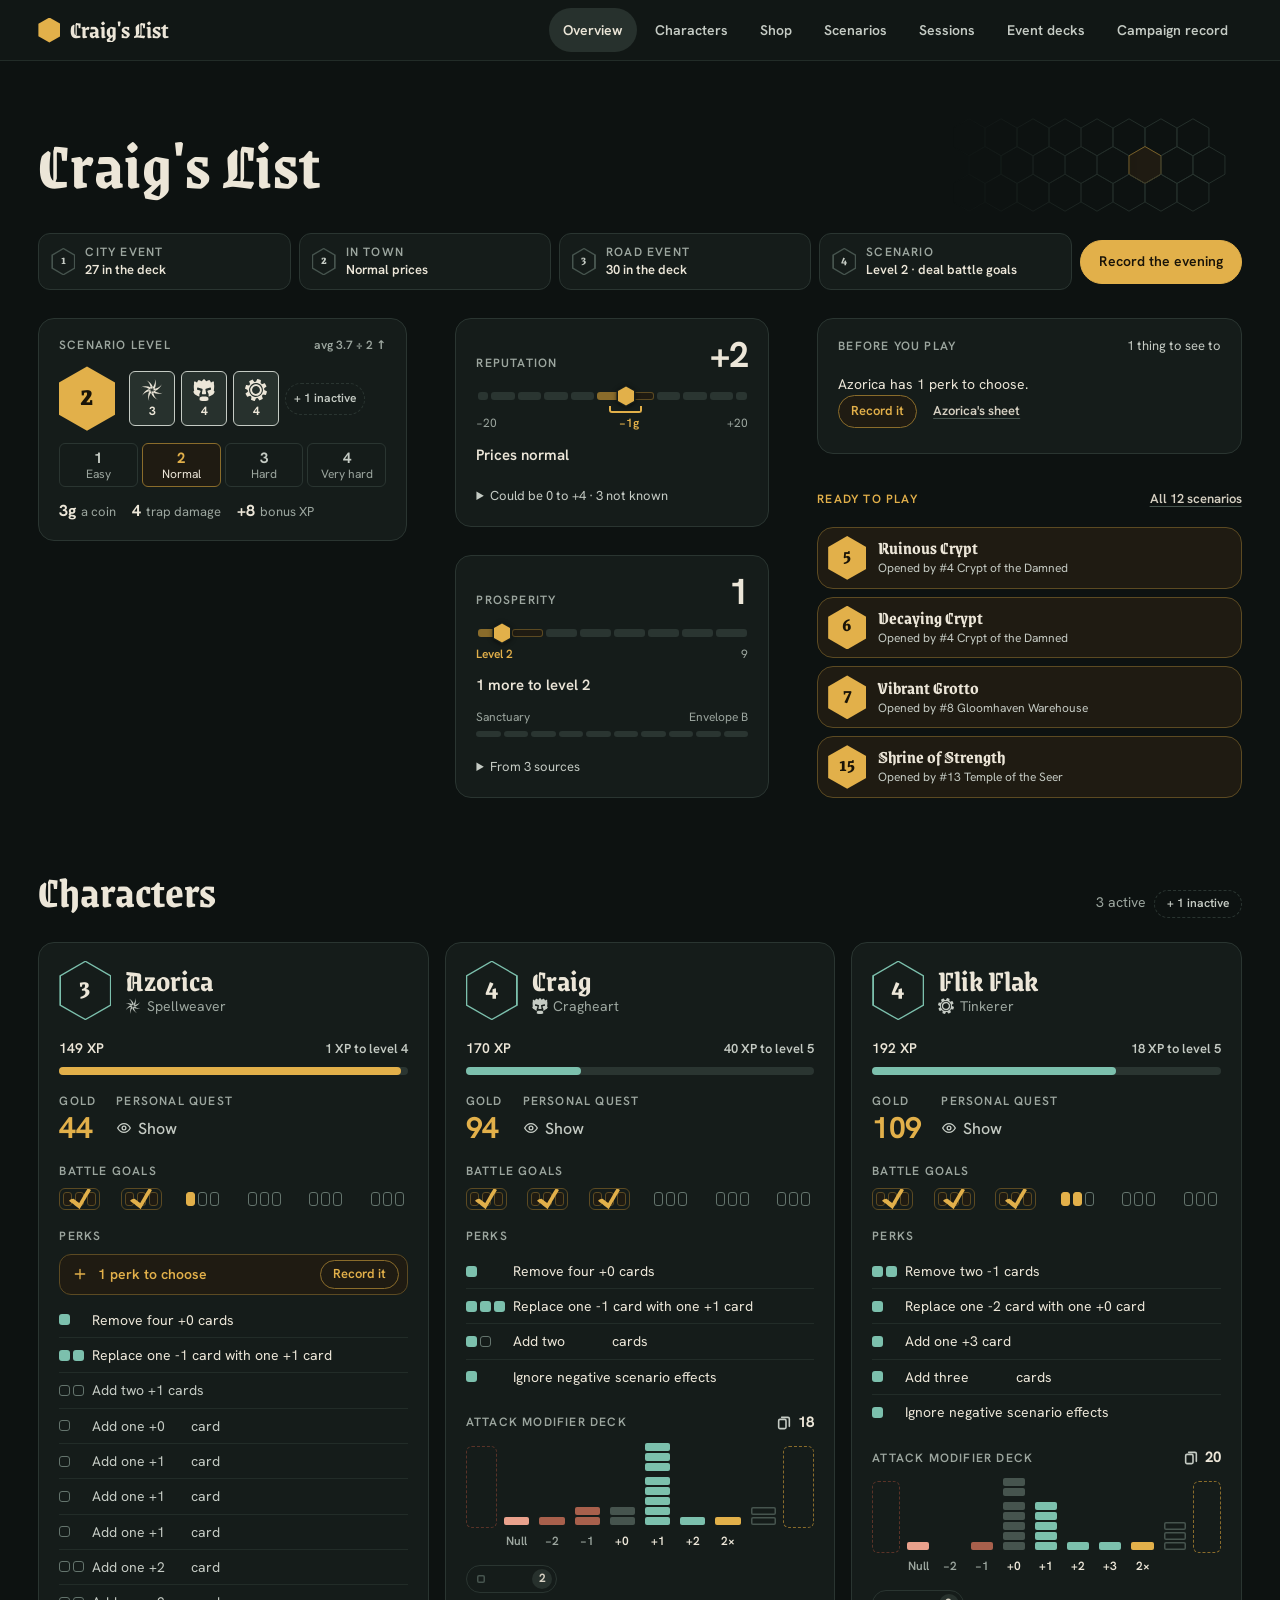
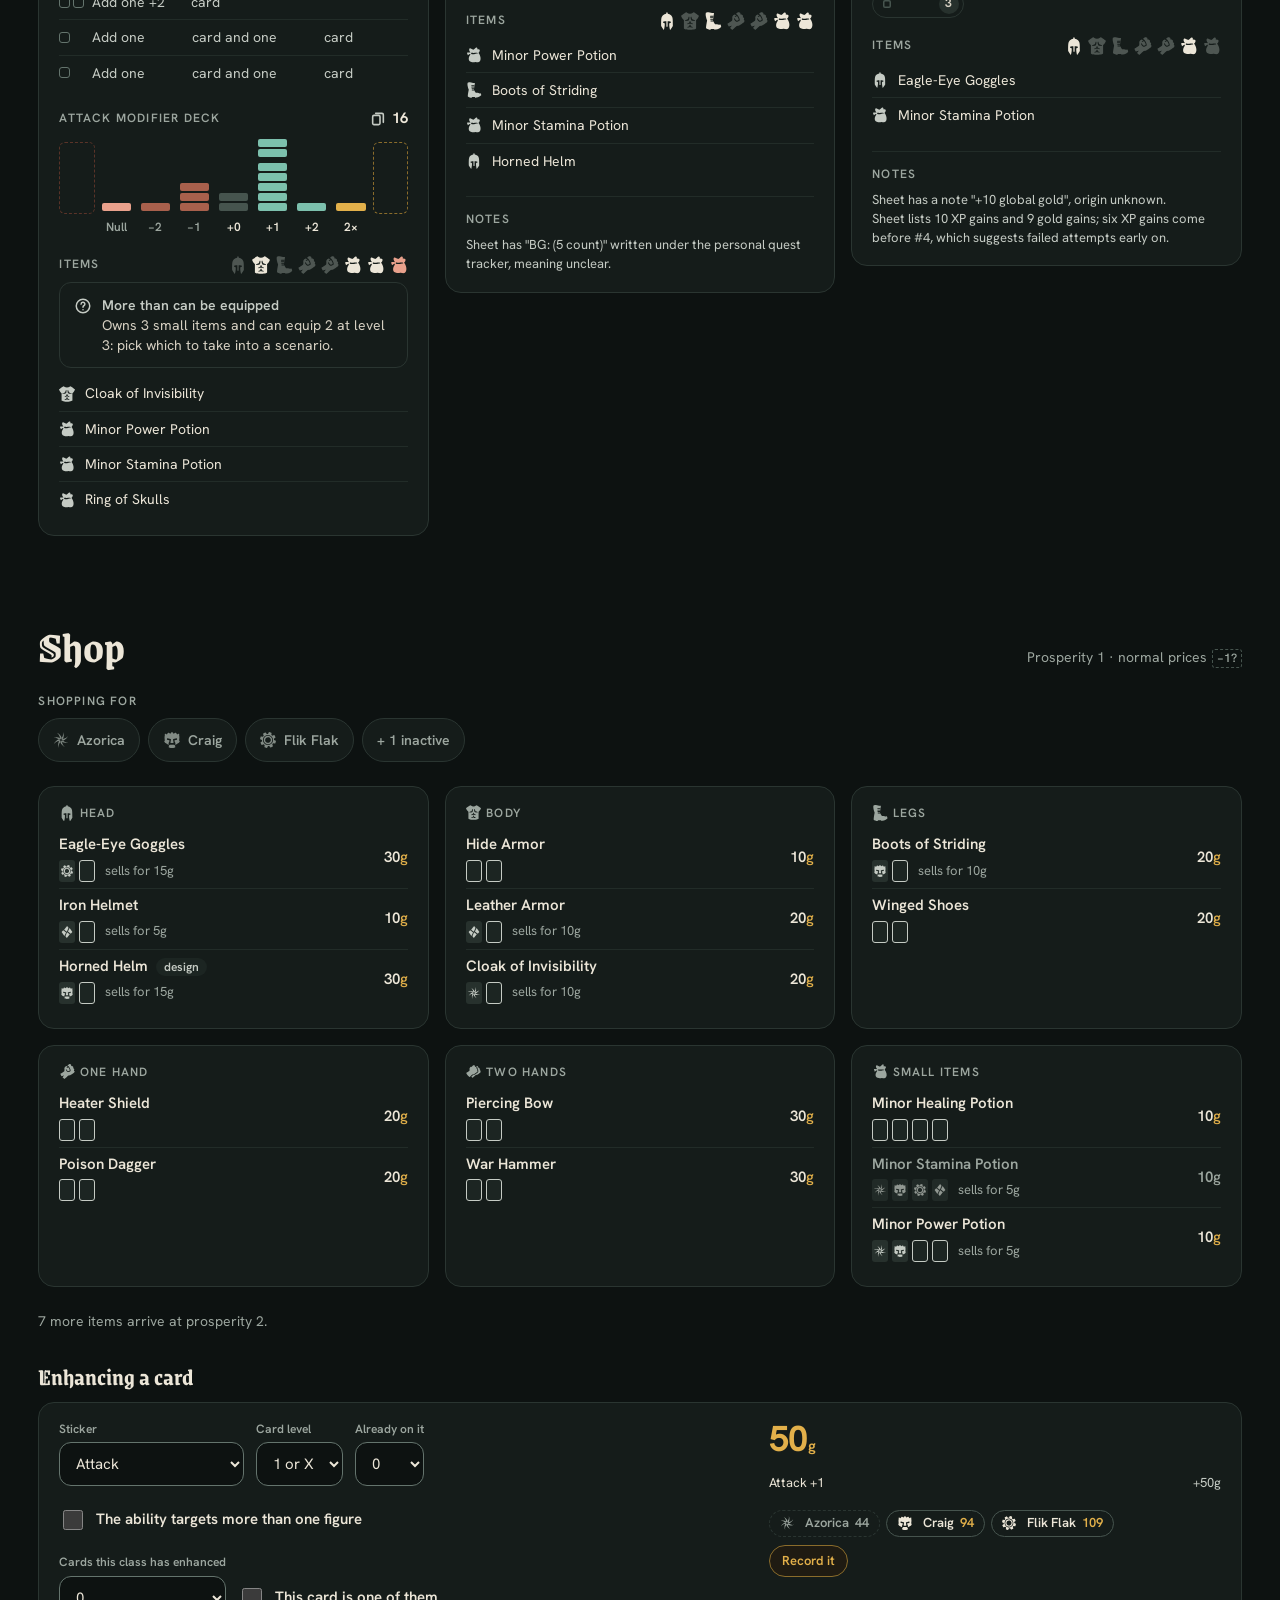
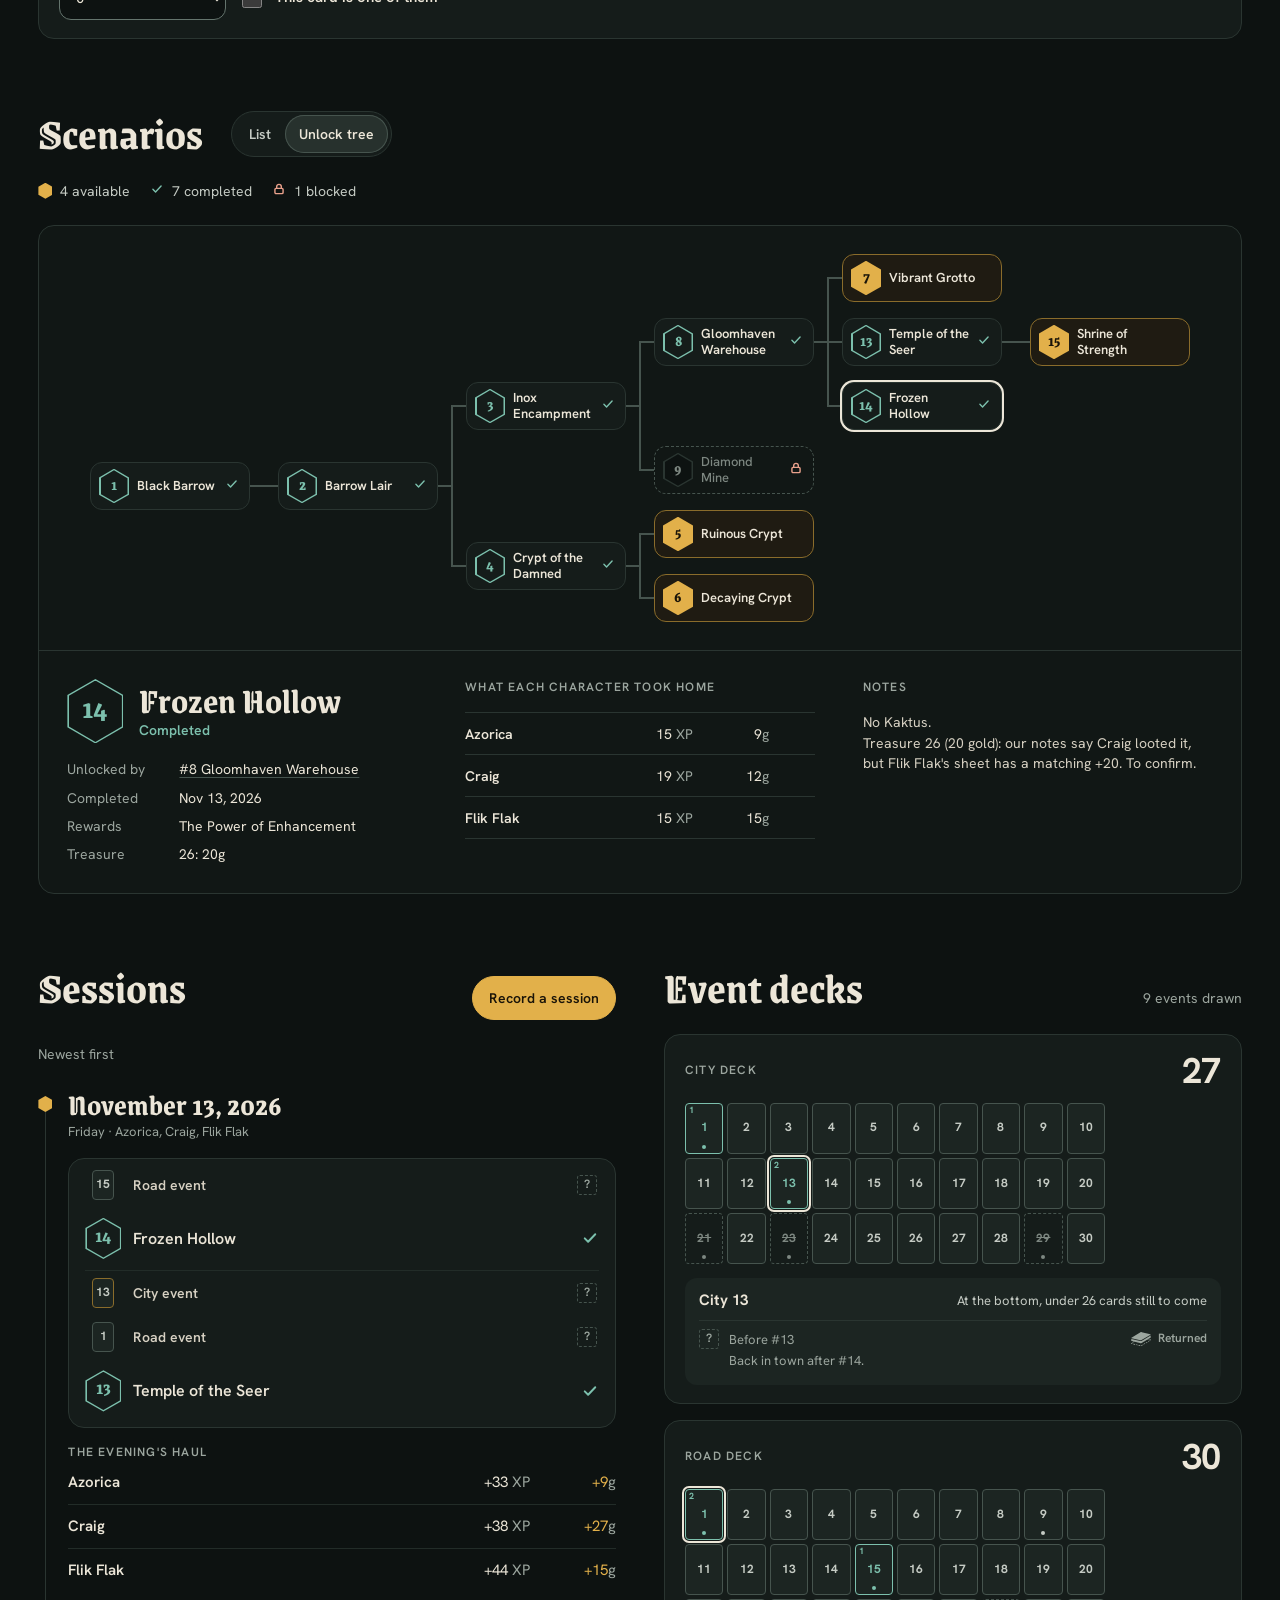
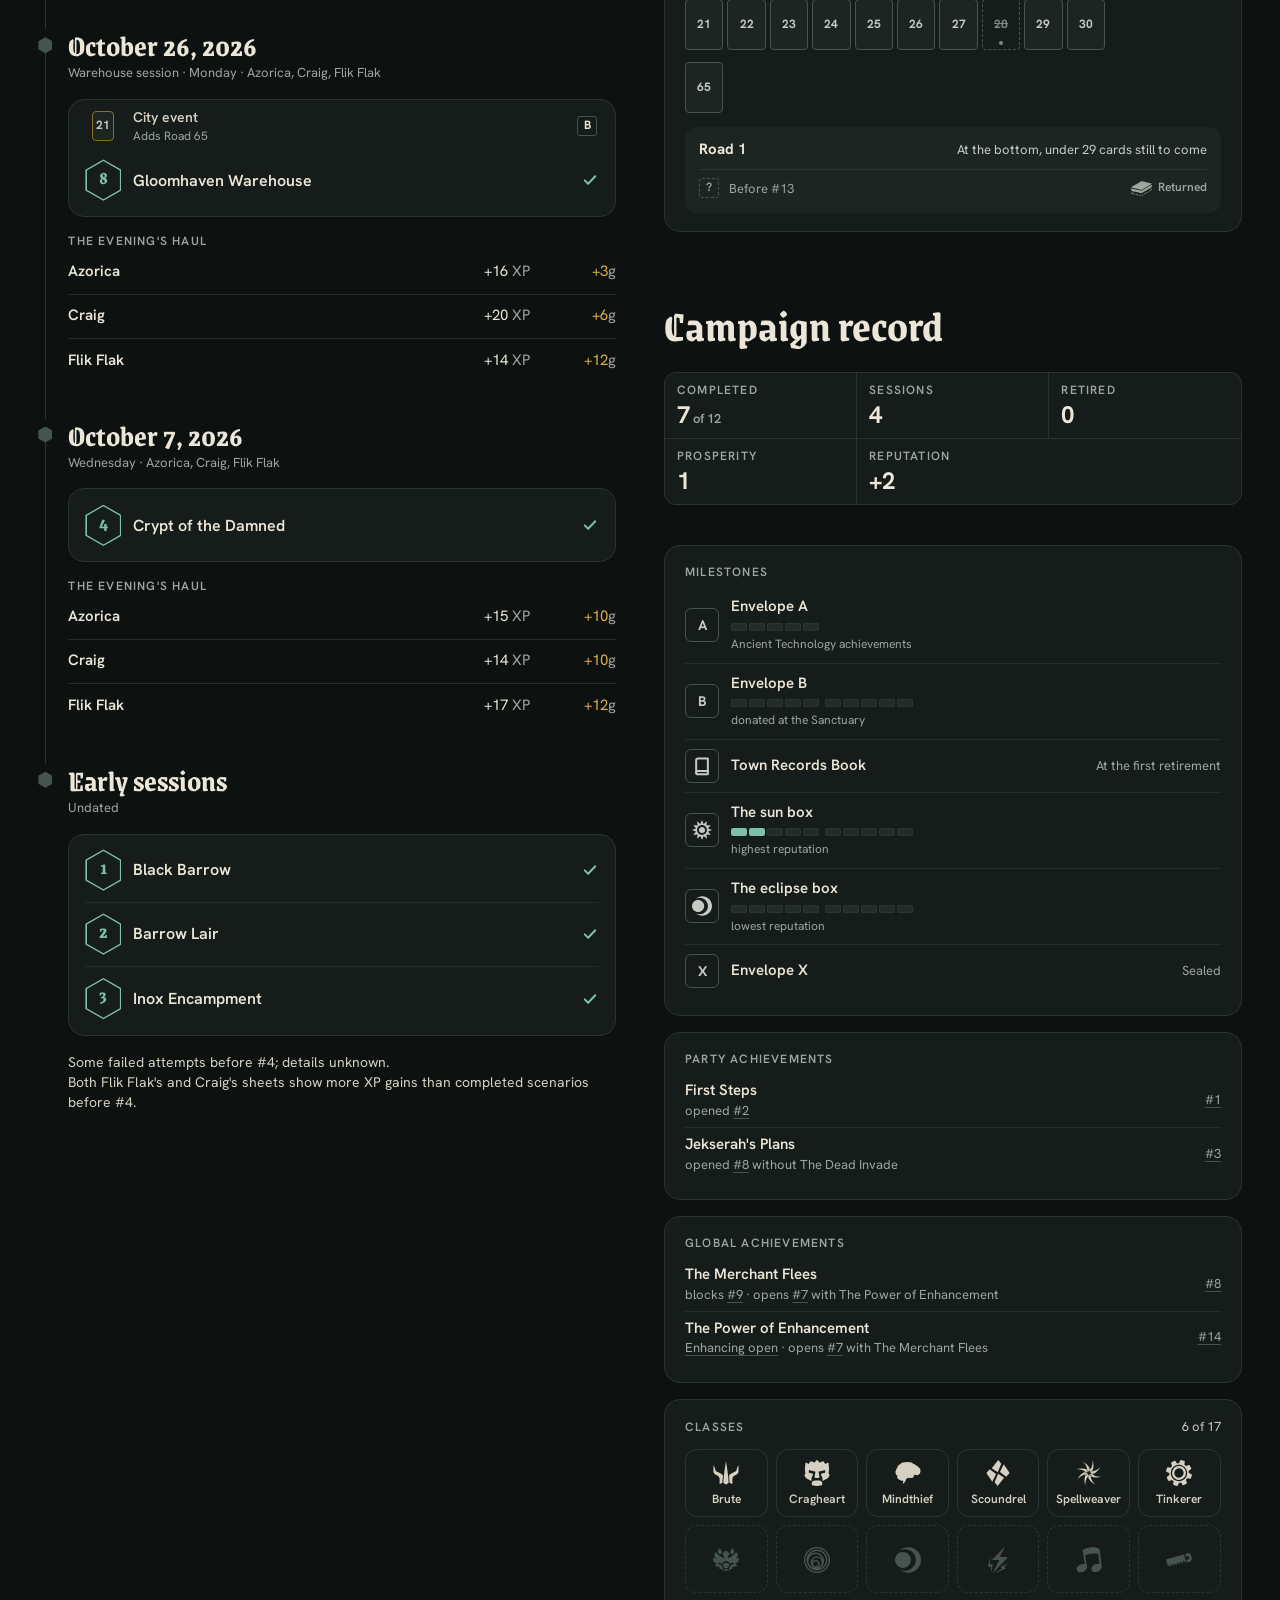
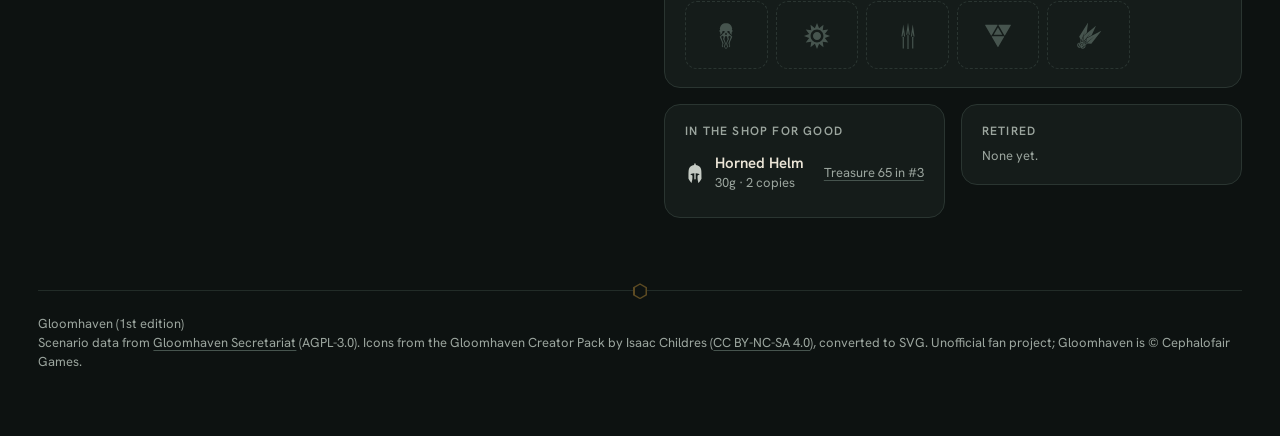
<file: index.html>
<!doctype html>
<html lang="en">
<head>
  <meta charset="utf-8">
  <meta name="viewport" content="width=device-width, initial-scale=1">
  <meta name="color-scheme" content="dark">
  <meta name="theme-color" content="#0d1211">
  <title>Gloomhaven Campaign</title>
  <!-- The brass hexagon from the top bar, for tabs, bookmarks and home screens. -->
  <link rel="icon" href="favicon.svg" type="image/svg+xml">
  <link rel="icon" href="icon-192.png" type="image/png" sizes="192x192">
  <link rel="apple-touch-icon" href="apple-touch-icon.png">
  <link rel="preconnect" href="https://fonts.googleapis.com">
  <link rel="preconnect" href="https://fonts.gstatic.com" crossorigin>
  <link rel="stylesheet" href="https://fonts.googleapis.com/css2?family=Grenze+Gotisch:wght@500;700&family=Hanken+Grotesk:wght@400;500;600;700&display=swap">
  <link rel="stylesheet" href="styles.css?v=554d713eb0">
  <script src="campaign/rules.js?v=554d713eb0" defer></script>
  <script src="campaign/ledger.js?v=554d713eb0" defer></script>
  <script src="campaign/evening.js?v=554d713eb0" defer></script>
  <script src="campaign/history.js?v=554d713eb0" defer></script>
  <script src="campaign/progress.js?v=554d713eb0" defer></script>
  <script src="campaign/file.js?v=554d713eb0" defer></script>
  <script src="app/base.js?v=554d713eb0" defer></script>
  <script src="app/overview.js?v=554d713eb0" defer></script>
  <script src="app/sheets.js?v=554d713eb0" defer></script>
  <script src="app/tonight.js?v=554d713eb0" defer></script>
  <script src="app/record.js?v=554d713eb0" defer></script>
  <script src="app/scenarios.js?v=554d713eb0" defer></script>
  <script src="app/characters.js?v=554d713eb0" defer></script>
  <script src="app/table.js?v=554d713eb0" defer></script>
  <script src="app/shop.js?v=554d713eb0" defer></script>
  <script src="app/recorder.js?v=554d713eb0" defer></script>
  <script src="app/sessions.js?v=554d713eb0" defer></script>
  <script src="app/main.js?v=554d713eb0" defer></script>
</head>
<body>
  <a class="skip" href="#overview">Skip to content</a>
  <!-- A top bar on wide screens; a thumb-reach tab bar at the bottom on phones. -->
  <header class="topbar">
    <div class="topbar-inner">
      <a class="brand" href="#overview">
        <span class="brand-mark" aria-hidden="true"></span>
        <span id="title">Gloomhaven Campaign</span>
      </a>
      <!-- Wide screens: the campaign's sections, one page. Phones: four tabs
           for the table, in the order of an evening: setting up tonight,
           playing (this phone's character), the town after, and the campaign
           itself. -->
      <nav class="tabs" aria-label="Sections">
        <a href="#overview" data-tab="tonight">
          <svg aria-hidden="true" viewBox="0 0 24 24"><path d="M19.500 14.500A8 8 0 1 1 9.500 4.500a6.500 6.500 0 0 0 10 10z"/></svg>
          <span class="wide-label">Overview</span><span class="phone-label">Tonight</span>
        </a>
        <a href="#characters" data-tab="play">
          <svg aria-hidden="true" viewBox="0 0 24 24"><circle cx="12" cy="8" r="4"/><path d="M4 20c1.200-3.600 4.300-5.500 8-5.500s6.800 1.900 8 5.500"/></svg>
          <span class="wide-label">Characters</span><span class="phone-label">Play</span>
        </a>
        <a href="#shop" data-tab="town">
          <svg aria-hidden="true" viewBox="0 0 24 24"><path d="M3.500 11L12 4l8.500 7"/><path d="M6 9v11h12V9"/><path d="M10 20v-5.500h4V20"/></svg>
          <span class="wide-label">Shop</span><span class="phone-label">Town</span>
        </a>
        <a href="#scenarios" class="wide-only"><span>Scenarios</span></a>
        <a href="#sessions" class="wide-only"><span>Sessions</span></a>
        <a href="#events" class="wide-only"><span>Event decks</span></a>
        <a href="#record" class="wide-only"><span>Campaign record</span></a>
        <a href="#campaign" data-tab="campaign" class="phone-only">
          <svg aria-hidden="true" viewBox="0 0 24 24"><path d="M9 4L3 6.500v13.500l6-2.500 6 2.500 6-2.500V4l-6 2.500L9 4z"/><path d="M9 4v13.500"/><path d="M15 6.500V20"/></svg>
          <span>Campaign</span>
        </a>
      </nav>
    </div>
  </header>

  <!-- On phones only the panels of the current tab show; on wide screens all of
       them do, as one page. data-tab says which tab a panel belongs to: the
       Overview shows on two, its parts each saying which (app/). -->
  <main>
    <p id="status" class="status">Loading campaign…</p>
    <section id="overview" class="panel" data-tab="tonight campaign" hidden></section>
    <section id="characters" class="panel" data-tab="play" hidden></section>
    <section id="shop" class="panel" data-tab="town" hidden></section>
    <section id="scenarios" class="panel" data-tab="campaign" hidden></section>
    <!-- Wide screens: Sessions beside Event decks and the Campaign record,
         which fill the column the timeline runs down. -->
    <div class="pair">
      <section id="sessions" class="panel" data-tab="campaign" hidden></section>
      <div class="pair-side">
        <section id="events" class="panel" data-tab="campaign" hidden></section>
        <section id="record" class="panel" data-tab="campaign" hidden></section>
      </div>
    </div>
    <footer class="site-footer" id="footer" data-tab="campaign"></footer>
  </main>
  <p id="said" class="sr-only" aria-live="polite"></p>
</body>
</html>
</file>
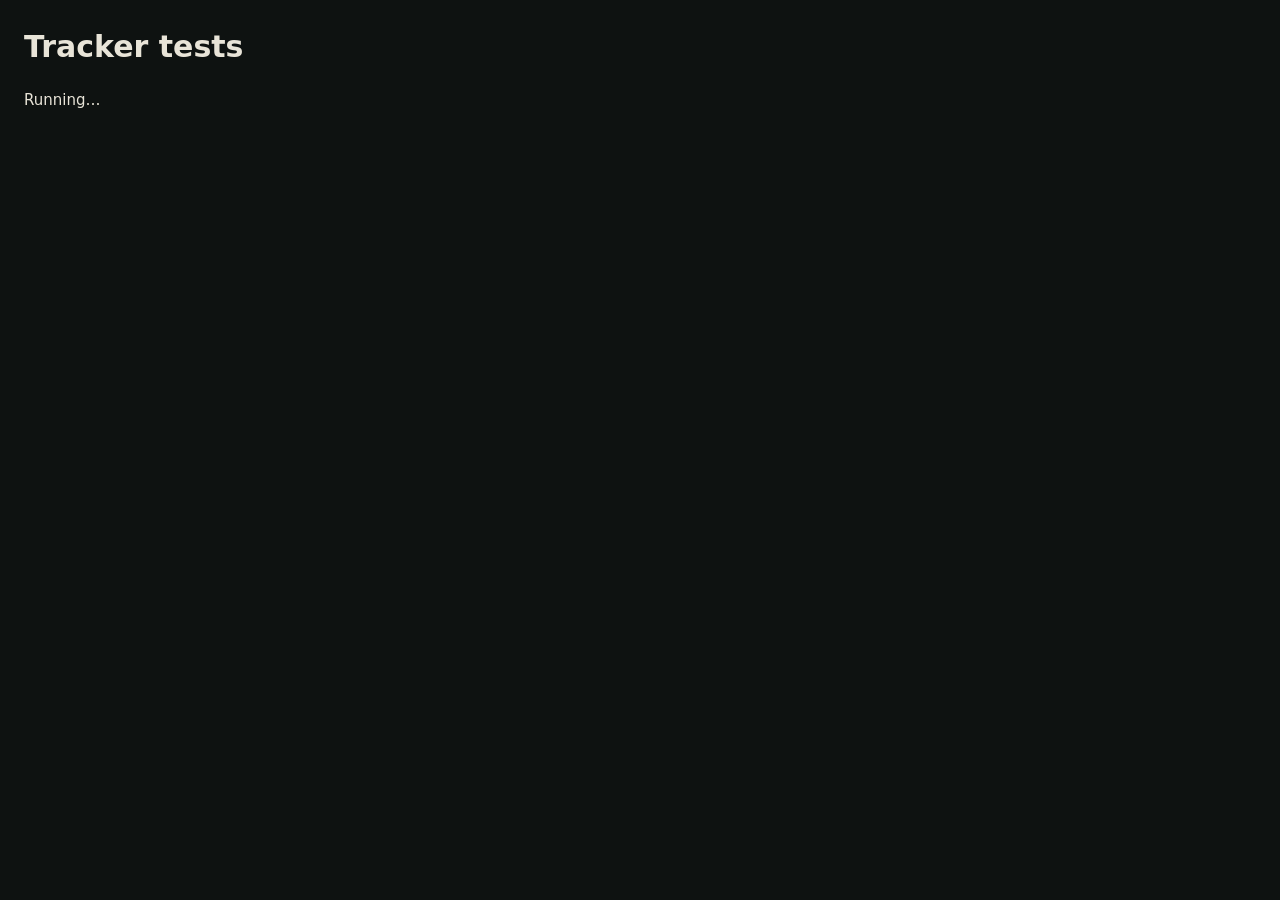
<file: tests/index.html>
<!doctype html>
<html lang="en">
<head>
  <meta charset="utf-8">
  <meta name="viewport" content="width=device-width, initial-scale=1">
  <title>Tracker tests</title>
  <style>
    body { margin: 24px; background: #0e1211; color: #e8e4d8; font: 15px/1.5 system-ui, sans-serif; }
    li { margin: 4px 0; } .ok { color: #7cc0ad; } .fail { color: #e07a5f; }
    pre { overflow: auto; max-height: 320px; padding: 8px; background: #161c1a; font-size: 12px; }
  </style>
  <script src="../campaign/rules.js" defer></script>
  <script src="../campaign/ledger.js" defer></script>
  <script src="../campaign/evening.js" defer></script>
  <script src="../campaign/history.js" defer></script>
  <script src="../campaign/progress.js" defer></script>
  <script src="../campaign/file.js" defer></script>
  <script src="snapshot.js" defer></script>
  <script src="tests.js" defer></script>
  <script src="campaign/ledger.test.js" defer></script>
  <script src="campaign/evening.test.js" defer></script>
  <script src="campaign/history.test.js" defer></script>
  <script src="campaign/progress.test.js" defer></script>
  <script src="campaign/file.test.js" defer></script>
  <script src="smoke.js" defer></script>
</head>
<body>
  <h1>Tracker tests</h1>
  <p id="summary">Running…</p>
  <ul id="results"></ul>
  <script type="module">
    // The same tests as node tests/run.mjs, against the files this site
    // serves; then the page itself, opened in frames (smoke.js).
    await new Promise(resolve => addEventListener("DOMContentLoaded", resolve, { once: true }));
    const loadText = async path => (await fetch(`../${path}`, { cache: "no-cache" })).text();
    const results = await runTests(async path => JSON.parse(await loadText(path)), loadText);
    results.push(...await runSmoke());
    const list = document.getElementById("results");
    for (const r of results) {
      const li = document.createElement("li");
      li.className = r.ok ? "ok" : "fail";
      li.textContent = `${r.ok ? "ok" : "FAIL"}: ${r.name}`;
      if (!r.ok) {
        for (const [label, value] of [["expected", r.expected], ["actual", r.actual]]) {
          const pre = document.createElement("pre");
          pre.textContent = `${label}:\n${JSON.stringify(value, null, 1)}`;
          li.append(pre);
        }
      }
      list.append(li);
    }
    const failed = results.filter(r => !r.ok).length;
    document.getElementById("summary").textContent = `${results.length - failed} of ${results.length} passed`;
    document.body.dataset.failed = failed;
  </script>
</body>
</html>
</file>
<file: styles.css>
/* Dark by design: it is read at the table, often in a dim room.
   Brass marks what wants attention (ready to play, a perk to choose, the
   main button) and gold, which is gold-coloured on purpose. Choices that are
   simply switched on (a toggle, the current tab) are light, not brass.
   Verdigris marks progress (completed, XP); ember marks what is blocked. */
:root {
  color-scheme: dark;
  --bg: #0d1211;
  --bar: #111715;
  --surface: #151c1a;
  --surface-2: #1c2522;
  --line: #2a3531;
  --line-soft: #222c28;
  --line-strong: #46544e;
  --box: #64746d;         /* an empty box to tick: perks, battle goals, copies (3:1 on any surface) */
  --surface-3: #27312d;   /* a toggle that is switched on */
  --fg: #ece6d8;
  --fg-2: #d6d0c2;
  --fg-3: #c5cbc4;
  --muted: #9ca69f;
  /* Blocked scenarios: further back than muted, still 5:1 on the page. */
  --faded: #7d8781;
  --brass: #e2b04a;
  --brass-ink: #1a1408;
  --brass-bg: #1f1b12;
  --brass-line: #5c4a22;
  --brass-edge: #8a6c2b;
  --verdigris: #7cc0ad;
  --ember: #e9a18c;
  --ember-bg: #241815;
  --ember-line: #5a3328;
  --ember-mid: #a8604c;   /* below +0 on the deck bar: 3:1 on a card, short of Null's ember */
  --display: "Grenze Gotisch", Georgia, "Times New Roman", serif;
  --text: "Hanken Grotesk", system-ui, -apple-system, "Segoe UI", Roboto, sans-serif;
  /* Type: text sizes, then display (headings and big figures). */
  --t-xs: 12px;
  --t-sm: 13px;
  --t-md: 14px;
  --t-base: 15px;
  --t-lg: 16px;
  --t-xl: 18px;
  --d-sm: 24px;
  --d-md: 30px;
  --d-lg: 36px;
  --d-xl: 44px;
  --d-xxl: 52px;
  /* Corners: tiny boxes, small parts, panels inside cards, cards, pills. */
  --r-xs: 3px;
  --r-sm: 6px;
  --r-md: 12px;
  --r-lg: 16px;
  --r-pill: 999px;
  --pad-card: 18px 20px;
  --hexagon: polygon(50% 0, 100% 25%, 100% 75%, 50% 100%, 0 75%, 0 25%);
  /* The colour behind an outlined hex, so its middle matches what it sits on. */
  --under: var(--bg);
}

* { box-sizing: border-box; }
html { scroll-behavior: smooth; -webkit-text-size-adjust: 100%; }
@media (prefers-reduced-motion: reduce) { html { scroll-behavior: auto; } }

body {
  margin: 0;
  background: var(--bg);
  color: var(--fg);
  font: var(--t-base)/1.45 var(--text);
}

h1, h2, h3, h4, p, ul, dl, dd { margin: 0; }
ul { padding: 0; list-style: none; }
/* Links are light with a quiet underline; brass is kept for what wants attention. */
a { color: var(--fg); text-decoration-color: var(--line-strong); text-underline-offset: 0.2em; }
a:hover { color: var(--fg); text-decoration-color: currentColor; }
button { font: inherit; color: inherit; }
:focus-visible { outline: 2px solid var(--fg); outline-offset: 2px; }

.display { font-family: var(--display); font-weight: 700; }
/* Data figures (reputation, gold, deck sizes...) use the text face's even,
   lining numerals; the blackletter's old-style figures bob on the line.
   Blackletter stays for names, headings and the numbers in hexes. */
.figure, .gold, .level-stats .num { font-family: var(--text); font-weight: 700; font-variant-numeric: lining-nums tabular-nums; letter-spacing: -0.02em; }
.muted { color: var(--muted); }
/* Said to screen readers, not shown. */
.sr-only { position: absolute !important; width: 1px !important; height: 1px !important; margin: -1px !important; padding: 0 !important;
  overflow: hidden !important; clip: rect(0 0 0 0) !important; white-space: nowrap !important; border: 0 !important; }
.small { font-size: var(--t-sm); }
.num { font-variant-numeric: tabular-nums; }
/* The one small-caps label style. It is brass only where the label itself
   means "look here" (Ready to play). */
.label, .eyebrow, .ready-head h2, .party-head h2, .rec-block legend {
  font-size: var(--t-xs);
  font-weight: 600;
  letter-spacing: 0.1em;
  text-transform: uppercase;
  color: var(--muted);
}
.ready-head h2 { color: var(--brass); }
.notes { white-space: pre-line; font-size: var(--t-md); color: var(--fg-2); }

.icon {
  flex: none;
  width: 1em;
  height: 1em;
  fill: none;
  stroke: currentColor;
  stroke-width: 2.4;
  stroke-linecap: round;
  stroke-linejoin: round;
}

/* --- Hex tiles: scenario numbers and levels ------------------------------ */
.hex {
  /* Holds its hidden label (.sr-only, absolutely placed) inside it, so the
     label can't stretch a scrolling row, or the page, beyond the screen. */
  position: relative;
  --w: 40px;
  --ring: var(--brass);
  --fill: var(--brass);
  --ink: var(--brass-ink);
  flex: none;
  width: var(--w);
  height: calc(var(--w) * 1.15);
  display: grid;
  place-items: center;
  background: var(--ring);
  clip-path: var(--hexagon);
}
.hex > span {
  width: calc(100% - 3px);
  height: calc(100% - 3px);
  display: grid;
  place-items: center;
  background: var(--fill);
  clip-path: var(--hexagon);
  color: var(--ink);
  font: 700 calc(var(--w) * 0.55) / 1 var(--display);
  /* Grenze Gotisch has old-style figures (x-height digits, some with
     descenders) and a tall ascent, so a centred line box puts the digits
     low. Lift them so the body of the digit sits on the hex's centre. */
  padding-bottom: 0.26em;
}
.hex.completed { --ring: var(--verdigris); --fill: var(--under); --ink: var(--verdigris); }
.hex.blocked { --ring: var(--line); --fill: var(--under); --ink: var(--faded); }
.hex.level { --ring: var(--verdigris); --fill: var(--under); --ink: var(--fg); }
.hex.quiet { --ring: var(--line-strong); --fill: var(--under); --ink: var(--fg-3); }
/* Sessions: a failed attempt, and a casual replay of one already completed
   (quieter than the first clear, which keeps the full verdigris ring). */
.hex.failed { --ring: var(--ember-line); --fill: var(--under); --ink: var(--ember); }
.hex.replay { --ring: var(--line-strong); --fill: var(--under); --ink: var(--verdigris); }

/* --- Top bar (wide) ------------------------------------------------------- */
.topbar {
  position: sticky;
  top: 0;
  z-index: 10;
  background: var(--bar);
  border-bottom: 1px solid var(--line-soft);
}
.topbar-inner {
  max-width: 1440px;
  margin: 0 auto;
  padding: 8px clamp(16px, 3vw, 40px);
  display: flex;
  align-items: center;
  justify-content: space-between;
  gap: 4px 24px;
}
.brand {
  display: flex;
  align-items: center;
  gap: 10px;
  min-height: 44px;
  color: var(--fg);
  text-decoration: none;
  font: 700 var(--d-sm)/1 var(--display);
  min-width: 0;
}
.brand:hover { color: var(--fg); }
.brand-mark { flex: none; width: 22px; height: 25px; background: var(--brass); clip-path: var(--hexagon); }
/* The bar stays one row: a long party name gives way, with "…". */
#title { min-width: 0; overflow: hidden; text-overflow: ellipsis; white-space: nowrap; }
.tabs { flex: none; display: flex; gap: 4px; }
.tabs a {
  display: flex;
  align-items: center;
  min-height: 44px;
  padding: 0 14px;
  border-radius: var(--r-pill);
  color: var(--fg-3);
  text-decoration: none;
  font-size: var(--t-md);
  font-weight: 600;
}
.tabs a:hover { background: var(--surface-2); color: var(--fg); }
/* Wide screens: the section being read. */
.tabs a[aria-current="location"] { background: var(--surface-3); color: var(--fg); }

/* Only seen when it has keyboard focus. */
.skip { position: absolute; left: 12px; top: -60px; z-index: 50; padding: 10px 16px; border-radius: var(--r-md); background: var(--fg); color: var(--bg); font-weight: 600; text-decoration: none; }
.skip:focus { top: 12px; }
main:focus { outline: none; }
@media (min-width: 900px) and (max-width: 1099px) { .tabs a { padding: 0 10px; } }
.tabs svg { display: none; fill: none; stroke: currentColor; stroke-width: 1.7; stroke-linecap: round; stroke-linejoin: round; }
/* Wide screens name the sections; phones name the tabs of an evening. */
.tabs a.phone-only, .tabs .phone-label { display: none; }

/* --- Page ----------------------------------------------------------------- */
main {
  max-width: 1440px;
  margin: 0 auto;
  padding: 56px clamp(16px, 3vw, 40px) 64px;
  display: flex;
  flex-direction: column;
  gap: 72px;
}
.status { color: var(--muted); }
/* While the campaign loads: a brass hex, breathing. */
.status:not(.error) { display: flex; align-items: center; gap: 10px; }
.status:not(.error)::before { content: ""; flex: none; width: 14px; height: 16px; background: var(--brass); clip-path: var(--hexagon); animation: breathe 1.4s ease-in-out infinite alternate; }
@keyframes breathe { from { opacity: 0.25; } to { opacity: 0.9; } }
@media (prefers-reduced-motion: reduce) { .status:not(.error)::before { animation: none; opacity: 0.6; } }
.status.error {
  max-width: 640px;
  display: flex;
  flex-direction: column;
  gap: 6px;
  padding: 16px 18px;
  background: var(--ember-bg);
  border: 1px solid var(--ember-line);
  border-radius: var(--r-md);
  color: var(--fg-2);
}
.status.error strong { color: var(--ember); font-weight: 600; }
.status.error span:first-of-type { font-size: var(--t-sm); color: var(--muted); overflow-wrap: anywhere; }

.panel { min-width: 0; display: flex; flex-direction: column; gap: 24px; scroll-margin-top: 84px; }
.panel[hidden] { display: none; }
.pair { display: flex; flex-wrap: wrap; gap: 72px 48px; }
.pair > * { flex: 1 1 420px; }
.pair-side { min-width: 0; display: flex; flex-direction: column; gap: 72px; }
.pair.form-open > * { flex-basis: 100%; }

.section-head { display: flex; flex-wrap: wrap; align-items: baseline; justify-content: space-between; gap: 8px 24px; }
.section-head h2 { font: 700 var(--d-xl)/1 var(--display); }
.aside { font-size: var(--t-md); color: var(--muted); }

.card {
  --under: var(--surface);
  background: var(--surface);
  border: 1px solid var(--line);
  border-radius: var(--r-lg);
  padding: var(--pad-card);
}
.empty .btn { margin-top: 12px; }
.empty {
  border: 1px dashed var(--line-strong);
  border-radius: var(--r-lg);
  padding: 20px 16px;
  text-align: center;
  color: var(--muted);
}

/* A row of label + value, used for lists inside cards. */
.rows > * {
  display: flex;
  align-items: center;
  justify-content: space-between;
  gap: 12px;
  min-height: 44px;
  padding: 6px 0;
  border-bottom: 1px solid var(--line-soft);
}
.rows > *:last-child { border-bottom: 0; }
.rows strong { font-weight: 600; }

/* What to type into campaign.json, inside a sentence. */
code { padding: 1px 5px; border-radius: var(--r-xs); background: var(--surface-3); color: var(--fg); font: 0.92em/1 ui-monospace, "Cascadia Mono", Consolas, Menlo, monospace; box-decoration-break: clone; -webkit-box-decoration-break: clone; }

.chips { display: flex; flex-wrap: wrap; gap: 6px; }
/* Item slots, as on the character sheet. */
.slots { display: inline-flex; flex-wrap: wrap; justify-content: flex-end; gap: 5px; }
.slot .gicon { width: 18px; height: 18px; margin: 0; color: var(--faded); opacity: 0.55; vertical-align: middle; }
.slot.on .gicon, .slot.over .gicon { opacity: 1; }
.slot.on .gicon { color: var(--fg); }
.slot.over .gicon { color: var(--ember); }
.chip { padding: 5px 11px; border: 1px solid var(--line); border-radius: var(--r-pill); font-size: var(--t-sm); font-weight: 500; }

/* Something the tracker wants the party to look at. */
.nudge {
  display: flex;
  align-items: flex-start;
  gap: 10px;
  padding: 12px 14px;
  background: var(--brass-bg);
  border: 1px solid var(--brass-line);
  border-radius: var(--r-md);
  font-size: var(--t-md);
  color: var(--fg-2);
}
.nudge .icon { margin-top: 2px; font-size: var(--t-xl); color: var(--brass); stroke-width: 2; }
.nudge strong { display: block; font-weight: 600; color: var(--brass); }
/* How to settle something the page can't record itself. */
.nudge .how { display: block; margin-top: 4px; font-size: var(--t-sm); color: var(--fg-3); }
.nudge-do { margin-top: 8px; }
/* Good news rather than something to see to. */
.nudge.saved { background: var(--surface); border-color: var(--line-strong); }
/* Worth knowing, but nothing to do about it. */
.nudge.note { background: var(--surface); border-color: var(--line); }
.nudge.note .icon, .nudge.note strong { color: var(--fg-3); }
.nudge.saved .icon, .nudge.saved strong { color: var(--verdigris); }

.meter { height: 8px; border-radius: var(--r-pill); background: var(--line); display: flex; }
.meter > span { border-radius: var(--r-pill); background: var(--verdigris); }
.meter.close > span { background: var(--brass); }

/* --- Overview ------------------------------------------------------------- */
.hero {
  display: grid;
  grid-template-columns: minmax(0, 1fr) minmax(0, 1.15fr);
  grid-template-areas: "head head" "tonight tonight" "level side" "rep prosp";
  gap: 28px 48px;
  align-items: end;
}
/* Wide enough for three: reputation and prosperity stacked between the
   scenario level and the side column, so no column runs on alone. */
@media (min-width: 1200px) {
  .hero { grid-template-columns: minmax(0, 1fr) minmax(0, 0.85fr) minmax(0, 1.15fr);
          grid-template-areas: "head head head" "tonight tonight tonight" "level rep side" "level prosp side"; }
  /* The side column is narrow here: each line gets the full width and its
     actions go under it, as on phones. */
  .todo .rows > li { flex-wrap: wrap; row-gap: 0; padding-top: 10px; }
  .todo .rows > li > span:first-child { flex: 1 1 100%; }
  .todo-acts { gap: 16px; }
  .todo-go { padding-left: 0; }
}
/* Room on the right for the honeycomb band, so the name never runs under it. */
.hero-head { grid-area: head; position: relative; display: flex; flex-direction: column; justify-content: center; gap: 8px;
  min-height: 96px; padding-right: 300px; }
.eyebrow { position: relative; }
/* The title, not the news: sized so the evening's information fits above the fold. */
.party-name { position: relative; font: 700 clamp(44px, 5.2vw, 76px) / 0.95 var(--display); letter-spacing: 0.01em; overflow-wrap: break-word; hyphens: auto; }
/* A long party name gets a smaller size, so it takes two or three lines, not five. */
.party-name.long { font-size: clamp(36px, 4vw, 56px); }
/* A band of hexes at the far end of the party name's row, inside it (so the
   top bar never cuts it), fading towards the name. */
.hero-decor {
  position: absolute; top: 50%; right: 0; width: 290px; height: 94px; transform: translateY(-50%);
  fill: none; stroke: var(--line); stroke-width: 1.2;
  -webkit-mask-image: linear-gradient(to left, #000 35%, transparent); mask-image: linear-gradient(to left, #000 35%, transparent);
}
.hero-decor .lit { fill: var(--brass-bg); stroke: var(--brass-edge); }

/* The evening in four steps, then recording it. */
.tonight { grid-area: tonight; display: grid; grid-template-columns: repeat(4, minmax(0, 1fr)) auto; gap: 8px; margin-top: -8px; }
.tonight-step {
  display: flex; align-items: center; gap: 10px; min-width: 0; padding: 10px 12px;
  border: 1px solid var(--line); border-radius: var(--r-md); background: var(--surface); color: var(--fg); text-decoration: none;
}
.tonight-step:hover { border-color: var(--fg-3); color: var(--fg); }
.tonight-step .hex { --w: 24px; --fill: var(--surface); }
.tonight-text { min-width: 0; display: flex; flex-direction: column; gap: 1px; }
.tonight-value { font-size: var(--t-sm); font-weight: 600; line-height: 1.3; }
/* A step already in the draft: ticked, in the completed colour. */
.tonight-step.done { border-color: var(--line-strong); }
.tonight-done { margin-left: auto; color: var(--verdigris); }
.tonight-done .icon { font-size: var(--t-lg); stroke-width: 2.4; }
.enhancer-record { align-self: flex-start; }
.btn.tonight-record { align-self: center; justify-content: center; padding-inline: 18px; }
.hero-side { grid-area: side; align-self: start; min-width: 0; display: flex; flex-direction: column; gap: 28px; }
.ready { min-width: 0; }
.ready-head { display: flex; align-items: baseline; justify-content: space-between; gap: 12px; margin-bottom: 10px; }
.ready-head a { font-size: var(--t-sm); font-weight: 600; color: var(--fg-2); padding: 8px 0; }
/* Compact rows: the names, not the cards, are the point. */
.ready-list { display: grid; grid-template-columns: repeat(auto-fit, minmax(min(260px, 100%), 1fr)); gap: 8px; }
.ready-card {
  display: flex;
  align-items: center;
  gap: 12px;
  min-height: 56px;
  padding: 8px 14px 8px 10px;
  background: var(--brass-bg);
  border: 1px solid var(--brass-line);
  border-radius: var(--r-lg);
  color: var(--fg);
  text-decoration: none;
}
.ready-card:hover { border-color: var(--brass); color: var(--fg); }
.ready-card .hex { --w: 38px; }
.ready-card > span:last-child { min-width: 0; display: flex; flex-direction: column; gap: 2px; }
.ready-name { font: 700 var(--t-xl)/1.1 var(--display); }
.ready-from { font-size: var(--t-xs); color: var(--fg-3); }
.ready-tried { display: block; font-size: var(--t-xs); color: var(--ember); }

/* Wide screens: the tiles take places of their own in the hero's grid,
   the scenario level beside the side column and reputation and prosperity
   under them, the matching pair they are. Phones keep them a grid, the
   scenario level across both (below). */
.tiles { display: contents; }
.level-tile { grid-area: level; align-self: start; }
.rep-tile { grid-area: rep; align-self: stretch; }
.prosp-tile { grid-area: prosp; align-self: stretch; }
.tile { display: flex; flex-direction: column; gap: 12px; }
.tile > .ledger { margin-top: auto; }
.tile-top { display: flex; align-items: baseline; justify-content: space-between; gap: 12px; }
.tile-top .figure { font-size: var(--d-lg); line-height: 1; }
.tile-foot { display: flex; flex-wrap: wrap; align-items: baseline; justify-content: space-between; gap: 2px 12px; }
.tile-foot strong { font-size: var(--t-base); font-weight: 600; }
.tile-foot span { font-size: var(--t-sm); color: var(--muted); }
.level-tile { container: level / inline-size; }
.todo { display: flex; flex-direction: column; gap: 8px; }
.todo .block-head { display: flex; align-items: baseline; justify-content: space-between; gap: 12px; }
.todo .block-head > span { font-size: var(--t-sm); color: var(--fg-3); }
.todo .rows li { font-size: var(--t-md); }
/* Stops someone playing: first, in ember (blocked), with a lock. */
.todo .rows li.urgent > span:first-child { font-weight: 600; color: var(--ember); }
.todo .rows li.urgent .icon { margin-right: 6px; vertical-align: -2px; stroke-width: 2.2; }
.todo-go { flex: none; padding: 8px 0 8px 12px; font-size: var(--t-sm); font-weight: 600; color: var(--fg-2); }
.todo-acts { flex: none; display: flex; align-items: center; gap: 4px; }
/* Doing the thing, right from the list: brass, as it settles something waiting.
   The one secondary button: an outlined brass pill (.btn.primary is the main one). */
.todo-do { padding: 6px 12px; border: 1px solid var(--brass-edge); border-radius: var(--r-pill); background: var(--brass-bg); color: var(--brass); font-size: var(--t-sm); font-weight: 600; cursor: pointer; }
.todo-do:hover { border-color: var(--brass); }
/* Tonight's level, the tile's figure, beside who is playing: each a class
   icon with their level under it, lit when counted. */
.level-now { display: flex; align-items: center; gap: 14px; }
.level-now .hex { --w: 56px; }
.party-pick { flex: 1; display: flex; flex-wrap: wrap; gap: 6px; min-width: 0; }
.party-pick .pick { display: grid; justify-items: center; gap: 2px; width: 46px; padding: 7px 0 4px; border: 1px solid var(--line-strong);
  border-radius: var(--r-sm); background: transparent; color: var(--faded); font: inherit; cursor: pointer; }
.party-pick .pick .gicon { width: 22px; height: 22px; margin: 0; }
.gicon-letter { display: grid; place-items: center; width: 22px; height: 22px; font-weight: 700; font-size: var(--t-base); line-height: 1; }
.party-pick .pick b { font-size: var(--t-xs); font-variant-numeric: tabular-nums; }
.party-pick .pick:hover { border-color: var(--fg-3); }
.party-pick .pick[aria-pressed="true"] { border-color: var(--fg-3); background: var(--surface-3); color: var(--fg); }
/* Someone inactive, there to be picked for a night: dashed until picked. */
.party-pick .pick.away:not([aria-pressed="true"]) { border-style: dashed; }
.party-pick .inactive-toggle { align-self: center; padding-inline: 8px; }
/* Each difficulty, the level it gives above its name; tonight's in brass. */
.level-steps { display: grid; grid-template-columns: repeat(4, minmax(0, 1fr)); gap: 4px; }
.level-steps button { display: grid; align-content: center; justify-items: center; gap: 0; min-height: 44px; padding: 4px 2px; border: 1px solid var(--line); border-radius: var(--r-sm);
  background: transparent; color: var(--muted); font: inherit; font-size: var(--t-xs); line-height: 1.2; cursor: pointer; }
.level-steps button b { font-size: var(--t-base); color: var(--fg-3); font-variant-numeric: tabular-nums; }
.level-steps button:hover { border-color: var(--line-strong); }
.level-steps button[aria-pressed="true"] { border-color: var(--brass-edge); background: var(--brass-bg); color: var(--fg); }
.level-steps button[aria-pressed="true"] b { color: var(--brass); }
/* How the level was reached, quiet, beside the card's label. */
.level-how { font-size: var(--t-xs); font-weight: 600; color: var(--muted); white-space: nowrap; font-variant-numeric: tabular-nums; }
/* What the level means at the table, in a line. */
.level-numbers { display: flex; flex-wrap: wrap; gap: 4px 16px; margin: 0; font-size: var(--t-sm); color: var(--muted); }
.level-numbers b { margin-right: 2px; font-size: var(--t-lg); color: var(--fg); font-variant-numeric: tabular-nums; }
.sum-how .eq { display: inline-flex; align-items: baseline; gap: 4px; padding: 1px 9px; border: 1px solid var(--line-strong); border-radius: var(--r-pill);
  font-weight: 700; color: var(--fg); font-variant-numeric: lining-nums tabular-nums; }
.sum-how .eq small { font-size: var(--t-xs); font-weight: 600; color: var(--muted); }
.sum-how .op { font-size: var(--t-xs); font-weight: 600; color: var(--muted); white-space: nowrap; }
/* "+ 1 inactive": quiet, under what it adds to. */
.inactive-toggle { align-self: flex-start; min-height: 32px; padding: 3px 12px; font-size: var(--t-xs); font-weight: 600; }
.party-head .inactive-toggle, .section-head .inactive-toggle { min-height: 28px; margin-left: 8px; }
/* What the level means at the table, ruled like a reference card. */
.level-stats {
  display: grid; grid-template-columns: repeat(3, minmax(0, 1fr)); gap: 1px;
  overflow: hidden; border: 1px solid var(--line); border-radius: var(--r-md); background: var(--line);
}
.level-stats > div { display: flex; flex-direction: column; justify-content: space-between; gap: 2px; padding: 9px 12px; background: var(--surface); }

.level-stats .num { font-size: var(--d-sm); line-height: 1.15; }
.ledger summary { font-size: var(--t-sm); color: var(--fg-3); cursor: pointer; padding: 2px 0; }
.ledger .open-tag { margin-left: 6px; font-size: var(--t-xs); font-weight: 600; color: var(--muted); }
.ledger ul { list-style: none; margin: 6px 0 0; padding: 0; }
.ledger li { display: flex; justify-content: space-between; gap: 12px; font-size: var(--t-sm); padding: 3px 0; border-top: 1px solid var(--line); }

/* A track cut into stretches (reputation's shop prices, prosperity's
   levels), with a gap between each. */
.track { --gap: 3px; position: relative; height: 8px; margin: 7px 0 9px; }
.track > i { position: absolute; top: 0; bottom: 0; margin-left: calc(var(--gap) / 2); border-radius: var(--r-xs); background: var(--line); }
/* Today's stretch, those passed (prosperity) more quietly, and the stretch
   the next step opens, edged in brass. */
.track > i.now { background: var(--brass-edge); }
.track > i.done { background: var(--brass-line); }
.track > i.next { background: var(--brass-bg); box-shadow: inset 0 0 0 1px var(--brass-line); }
/* What the value could be while events are open: a brass bracket under
   the stretch it spans, clear of the marker. */
.track:has(> .maybe) { margin-bottom: 15px; }
.track > .maybe { position: absolute; bottom: -13px; height: 7px; border: 2px solid var(--brass); border-top: 0; border-radius: 0 0 3px 3px; pointer-events: none; }
.track > .marker {
  position: absolute;
  top: 50%;
  width: 20px;
  height: 22px;
  transform: translate(-50%, -50%);
  fill: var(--brass);
  stroke: var(--surface);
  stroke-width: 3px;
  paint-order: stroke;
  overflow: visible;
  filter: drop-shadow(0 1px 2px rgb(0 0 0 / 0.5));
}
.track-scale { position: relative; display: flex; justify-content: space-between; min-height: 1.4em; margin-top: 2px; font-size: var(--t-xs); color: var(--muted); }
.track-scale .step { position: absolute; top: 0; transform: translateX(-50%); white-space: nowrap; font-weight: 600; color: var(--brass); }
.track-scale .end { margin-left: auto; }
.track-scale .step.start { left: 0; transform: none; }
.track-scale .step.end { right: 0; transform: none; }

.sanctuary { display: flex; flex-direction: column; gap: 5px; }
.sanctuary-head { display: flex; justify-content: space-between; gap: 8px; font-size: var(--t-xs); color: var(--muted); }
.sanctuary-head .ready { font-weight: 600; color: var(--brass); }
.pips { display: flex; gap: 3px; }
.pips > i { flex: 1; height: 6px; border-radius: var(--r-xs); background: var(--line); }
.pips > i.on { background: var(--brass); }

/* The party at a glance: phones only, wide screens show the full sheets. */
.party { display: none; }
/* Phones only: links to the sections far down the same tab. */
.jump { display: none; }
/* Phones only: which sheet this phone opens on. */
.me-line { display: none; }
.tab-me { display: none; }

/* A box that does something: "Record it" for a perk to choose. */
button.nudge { width: 100%; align-items: center; font-family: inherit; line-height: inherit; text-align: left; cursor: pointer; }
button.nudge > .icon { margin-top: 0; }
button.nudge:hover, button.nudge:hover .nudge-go { border-color: var(--brass); }
/* Drawn as .todo-do, the secondary button, as it does the same job. */
.nudge-go { flex: none; margin: -4px -4px -4px auto; padding: 4px 12px; border: 1px solid var(--brass-edge); border-radius: var(--r-pill); font-size: var(--t-sm); font-weight: 600; color: var(--brass); }

/* A class icon in a thin hexagon, the icon half the hexagon's size. */
.class-hex { --size: 24px; position: relative; flex: none; display: block; width: var(--size); height: var(--size); }
.class-hex > svg { display: block; position: absolute; inset: 0; width: 100%; height: 100%;
  fill: none; stroke: currentColor; stroke-width: var(--stroke, 1.7); stroke-linejoin: round; }
.class-hex .gicon { position: absolute; inset: 25%; width: 50%; height: 50%; margin: 0; }

/* Which character this phone's player plays: a sheet from the bottom. */
dialog.who {
  --under: var(--surface);
  width: min(100%, 520px);
  max-width: 100%;
  max-height: 85vh;
  margin: auto auto 0;
  padding: 24px 20px calc(16px + env(safe-area-inset-bottom, 0px));
  border: 1px solid var(--line);
  border-bottom: 0;
  border-radius: var(--r-lg) var(--r-lg) 0 0;
  background: var(--surface);
  color: var(--fg);
}
dialog.who::backdrop { background: rgb(0 0 0 / 0.6); }
dialog.who h2 { font: 700 var(--d-md)/1.1 var(--display); }
dialog.who > p { margin-top: 6px; font-size: var(--t-md); color: var(--fg-3); }
.who-list { display: flex; flex-direction: column; margin: 16px 0 8px; }
.who-row {
  display: flex; align-items: center; gap: 12px; min-height: 68px; padding: 10px 4px;
  border: 0; border-bottom: 1px solid var(--line-soft); background: none; color: var(--fg); text-align: left; cursor: pointer;
}
.who-row:last-child { border-bottom: 0; }
.who-row:hover, .who-row:focus-visible { background: var(--surface-2); }
.who-row .class-hex { --size: 46px; --stroke: 1.1; color: var(--fg-2); }
.who-row .party-who { display: flex; flex-direction: column; gap: 1px; }
.who-row .party-who strong { font-size: var(--t-lg); font-weight: 600; }
.who-row .party-who span { font-size: var(--t-sm); color: var(--muted); }
dialog.who > .btn { width: 100%; justify-content: center; }

/* --- Characters ----------------------------------------------------------- */
.char-switch { display: none; }
/* The sheets read across in the party's order, as they do everywhere else.
   Once packGrids() in app.js has measured them (.packed), the rows are 1px
   tall and each card spans its own height plus the gap, so a sheet slots in
   under the shortest one above rather than leaving a hole beside a long one. */
.char-grid { display: grid; grid-template-columns: repeat(auto-fill, minmax(340px, 1fr)); gap: 16px; align-items: start; }
.char-grid.packed { grid-auto-rows: 1px; row-gap: 0; }
.subhead { font: 700 var(--d-sm)/1.1 var(--display); margin-top: 16px; }
.char-card {
  --under: var(--surface);
  scroll-margin-top: 84px;
  display: flex;
  flex-direction: column;
  gap: 18px;
  padding: var(--pad-card);
  background: var(--surface);
  border: 1px solid var(--line);
  border-radius: var(--r-lg);
}
/* Not playing for now: dashed, as an away character is in the party picker. */
.char-card.inactive { border-style: dashed; border-color: var(--line-strong); }
/* The table tracker is for a phone in hand: wide screens show the campaign. */
.table-dock { display: none; }
.char-head { display: flex; align-items: center; gap: 14px; }
.char-level { flex: none; display: flex; flex-direction: column; align-items: center; gap: 2px; }
.char-level .hex { --w: 52px; }
.char-level .label { display: none; }
.char-head h3 { font: 700 var(--d-md)/1.05 var(--display); overflow-wrap: break-word; hyphens: auto; }
/* A name with a long word gets a smaller size, so it isn't broken mid-word. */
.char-head h3.long { font-size: var(--d-sm); }
.char-head p { font-size: var(--t-md); color: var(--muted); }
.block { display: flex; flex-direction: column; gap: 8px; }
.block-head { display: flex; align-items: baseline; justify-content: space-between; gap: 12px; }
.block-head > span:last-child:not(.label) { font-size: var(--t-sm); color: var(--fg-3); text-align: right; }
.block-head .label { white-space: nowrap; }
.xp-now { font-size: var(--t-md); font-weight: 600; }
.block-head .xp-next { font-weight: 600; }
.block-head .xp-next.close { color: var(--brass); }
.char-stats { display: flex; gap: 20px; }
.char-stats > div { min-width: 0; display: flex; flex-direction: column; }
.char-stats > div:first-child { flex: none; }
.gold { font-size: var(--d-md); line-height: 1.15; color: var(--brass); }
.quest { font-size: var(--t-lg); font-weight: 600; padding-top: 6px; }
/* One bar per step of the quest, each as long as its target. */
.quest-meter { display: flex; gap: 3px; margin-top: 6px; }
.quest-meter .meter { flex: 1 1 0; height: 4px; }
.quest-stat { min-width: 0; display: flex; flex-direction: column; }
/* Secret until tapped: the progress, or "Show" with an eye. */
.quest-reveal { display: flex; flex-direction: column; align-items: stretch; min-width: 96px; margin: 0; padding: 0;
  border: 0; background: none; text-align: left; cursor: pointer; }
.quest-hidden { display: inline-flex; align-items: center; gap: 6px; color: var(--fg-3); font-weight: 500; }
.quest-hidden .icon { font-size: var(--t-lg); stroke-width: 2; }
.quest-reveal:hover .quest-hidden { color: var(--fg); }
/* Under a shown quest: its card (this device only) and each step, with a
   check box or − and + where it's set by hand. */
.quest-detail { gap: 10px; }
.quest-pick { max-width: 60%; min-height: 36px; padding: 0 8px; border: 1px solid var(--line); border-radius: var(--r-sm);
  background: var(--surface-2); color: var(--fg); font: inherit; font-size: var(--t-sm); }
.quest-steps > li { display: flex; align-items: baseline; justify-content: space-between; gap: 12px; padding: 6px 0; border-top: 1px solid var(--line-soft); font-size: var(--t-md); }
.quest-steps .sub { display: block; font-size: var(--t-xs); color: var(--muted); }
.quest-steps .then { color: var(--muted); }
.quest-steps .num { flex: none; font-weight: 700; }
.quest-steps > li.count, .quest-steps > li.check { align-items: center; }
.quest-step-text { min-width: 0; }
.quest-count { flex: none; display: inline-flex; align-items: center; gap: 8px; }
.quest-count .num { min-width: 3.2em; text-align: center; font-variant-numeric: tabular-nums; }
.quest-step-btn { display: grid; place-items: center; width: 36px; height: 36px; padding: 0; border: 1px solid var(--line-strong);
  border-radius: var(--r-md); background: var(--surface); color: var(--fg); font: inherit; cursor: pointer; touch-action: manipulation; }
.quest-step-btn .icon { width: 18px; height: 18px; }
.quest-step-btn[aria-disabled="true"] { color: var(--line-strong); cursor: default; }
.quest-check { flex: none; display: inline-flex; align-items: center; gap: 8px; font-size: var(--t-sm); font-weight: 600; cursor: pointer; }
.quest-check input { width: 20px; height: 20px; margin: 0; accent-color: var(--brass); }
.quest-detail > .todo-do { align-self: flex-start; }
.goals { display: flex; justify-content: space-between; gap: 6px; }
.goals > span { display: flex; min-width: 0; gap: 3px; padding: 3px; border-radius: var(--r-sm); border: 1px solid transparent; }
.goals > span { position: relative; }
.goals > span.full { border-color: var(--brass-line); }
/* A full group: its boxes step back, and the game's checkmark sits over them. */
.goals > span.full i { background: var(--brass-bg); border-color: var(--brass-line); }
.goals > span.full .gicon {
  position: absolute; left: 50%; top: 50%; width: 22px; height: 22px; margin: 0;
  transform: translate(-50%, -50%); color: var(--brass);
  filter: drop-shadow(0 0 1.5px var(--under, var(--surface)));
}
.goals i { width: 9px; height: 14px; border-radius: var(--r-xs); border: 1.5px solid var(--box); }
.goals i.on { background: var(--brass); border-color: var(--brass); }
.perks > li, .item-list > li { display: flex; align-items: center; gap: 8px; padding: 7px 0; border-bottom: 1px solid var(--line-soft); font-size: var(--t-md); }
.perks > li:last-child, .item-list > li:last-child { border-bottom: 0; }
/* A perk still open on the sheet, while one is being chosen: there, but quiet. */
.perks > li.open { color: var(--fg-3); }
.item-list > li { gap: 10px; }
.item-list .gicon, .slot-blank { flex: none; width: 1.15em; height: 1.15em; margin: 0; color: var(--fg-3); }
/* Cards, items and conditions to track at the table, tonight's scenario and
   battle goal to set up by and what it gave: phones only. */
.item-track, .cond-block, .card-block, .scen-ref, .goal-card, .summary, .town-jobs, .play-line, .sheet-divider, .level-line { display: none; }
/* A sheet on a phone (app.js); on a wide screen its content is just part of
   the page. */
.sheet, .sheet-body { display: contents; }
.sheet-head { display: none; }
.perks .perk-text { flex: 1; }
.perks .icon { font-size: var(--t-md); color: var(--verdigris); stroke-width: 2.8; }
.perks .unsure .icon { color: var(--brass); stroke-width: 2.2; }
/* A perk's boxes, in front of it as on the sheet: filled when ticked. Room
   for two keeps most perk texts lined up. */
.perk-boxes { flex: none; display: inline-flex; gap: 3px; min-width: calc(var(--boxes, 2) * 14px - 3px); }
.perk-box { box-sizing: border-box; width: 11px; height: 11px; border-radius: var(--r-xs); background: var(--verdigris); }
.perk-box.unticked { background: none; border: 1.5px solid var(--box); }
/* A game icon standing in for a keyword in perk text. */
.glyph { width: 1.25em; height: 1.25em; vertical-align: -0.28em; }
/* A single-colour game icon (class, item slot, checkmark): the SVG is a
   mask, filled with the text colour. */
.gicon {
  display: inline-block;
  flex: none;
  width: 1.15em;
  height: 1.15em;
  margin-right: 0.4em;
  vertical-align: -0.2em;
  background-color: currentColor;
  -webkit-mask: var(--icon) center / contain no-repeat;
  mask: var(--icon) center / contain no-repeat;
}
.label .gicon { width: 1.3em; height: 1.3em; vertical-align: -0.3em; }
.char-head p .gicon { color: var(--fg-3); }
.results .marks .gicon { margin-right: 0; }
.perks .note { display: block; margin-top: 2px; font-size: var(--t-xs); color: var(--muted); }
.times { flex: none; padding: 1px 8px; border-radius: var(--r-pill); background: var(--surface-2); font-size: var(--t-xs); font-weight: 600; color: var(--fg-3); }
.perk-nudge { align-items: center; padding: 9px 12px; border-radius: var(--r-md); font-weight: 600; color: var(--brass); }
.perk-nudge .icon { margin: 0; font-size: var(--t-lg); }
.char-notes { padding-top: 14px; border-top: 1px solid var(--line-soft); }
/* The attack modifier deck: a column per card value, worst to best, a block
   per card: ember below +0 (Null the strongest), grey at +0, verdigris above,
   brass for the 2×; Curse and Bless, outlined, in the columns at the ends.
   Every column is the same box, so the stacks share a top and a bottom. */
.deck-block .block-head { align-items: center; }
.deck-size { display: inline-flex; align-items: center; gap: 6px; color: var(--fg-3); }
.deck-size .icon { width: 16px; height: 16px; }
.deck-size b { font-size: var(--t-base); color: var(--fg); }
/* A pip for each Curse and Bless card shuffled in. */
.deck-pips { display: inline-flex; gap: 3px; margin-left: 2px; }
.deck-pips i { width: 8px; height: 8px; border-radius: 2px; }
.deck-cols { display: grid; column-gap: 4px; row-gap: 6px; align-items: end; margin-top: 4px; }
.deck-col { display: flex; flex-direction: column; gap: 5px; min-width: 0; }
.deck-stack { display: flex; flex-direction: column-reverse; gap: 2px; width: 100%; padding: 2px; box-sizing: border-box;
  border: 1px solid transparent; border-radius: 6px; background: none; color: var(--muted); font: inherit; }
.deck-stack i { flex: none; height: 8px; border-radius: 2px; }
/* Counted in fives, as tally marks are. */
.deck-stack i.five { margin-top: 4px; }
.deck-stack > .icon { width: 12px; height: 12px; margin-bottom: auto; align-self: center; }
button.deck-stack { cursor: pointer; }
.deck-col.side .deck-stack { border-style: dashed; border-color: var(--line-strong); }
.deck-col.curse .deck-stack { border-color: var(--ember-line); }
.deck-col.bless .deck-stack { border-color: var(--brass-edge); }
/* Each label the same height, so the stacks above share a bottom: a value,
   or an icon (rolling; Curse and Bless as under Conditions). */
.deck-label { display: flex; align-items: center; justify-content: center; height: 18px; font-size: var(--t-xs); font-weight: 600; white-space: nowrap; color: var(--fg); }
.deck-label .glyph { width: 16px; height: 16px; }
.deck-label .cond-icon { width: 18px; height: 18px; }
.deck-col.dim .deck-label { color: var(--muted); }
/* A phone's − under Curse and Bless, mirrored. */
.deck-less { grid-row: 2; height: 44px; padding: 0; display: grid; place-items: center; border: 1px solid var(--line-strong); border-radius: 12px;
  background: none; color: var(--fg); cursor: pointer; }
.deck-less.curse { grid-column: 1; }
.deck-less.bless { grid-column: -2; }
.deck-less[aria-disabled="true"] { border-color: var(--line); color: var(--line-strong); cursor: default; }
.deck-less .icon { width: 16px; height: 16px; }
/* The cards with an effect, one chip each, with its count. */
.deck-cards { display: flex; flex-wrap: wrap; gap: 6px; margin-top: 6px; }
.swatch { flex: none; width: 8px; height: 8px; margin-right: -2px; border-radius: 2px; }
.k-null { background: var(--ember); color: var(--ember); }
.k-bad { background: var(--ember-mid); color: var(--ember-mid); }
.k-zero { background: var(--line-strong); color: var(--line-strong); }
.k-good { background: var(--verdigris); color: var(--verdigris); }
.k-crit { background: var(--brass); color: var(--brass); }
.k-bless { background: var(--brass-bg); box-shadow: inset 0 0 0 1px var(--brass); }
.k-curse { background: var(--ember-bg); box-shadow: inset 0 0 0 1px var(--ember); }
/* A card with an effect: hollow, in its number's colour. */
.fx { background: transparent; box-shadow: inset 0 0 0 1.5px currentColor; }
.deck-cards li { display: inline-flex; align-items: center; gap: 7px; padding: 3px 4px 3px 10px; border: 1px solid var(--line); border-radius: var(--r-pill); font-size: var(--t-sm); font-weight: 600; }
/* The count, in a badge of its own. */
.deck-cards b { min-width: 20px; height: 20px; padding: 0 5px; display: inline-grid; place-items: center; border-radius: var(--r-pill);
  background: var(--surface-3); font-size: var(--t-xs); font-weight: 700; color: var(--fg-2); }
/* Worse than +0 steps back; better than +0 has a firmer edge. */
.deck-cards .bad { background: var(--bar); color: var(--muted); }
.deck-cards .good { border-color: var(--line-strong); }
.char-notes .notes { font-size: var(--t-sm); color: var(--fg-3); }

/* --- Scenarios ------------------------------------------------------------ */
.segmented { display: flex; padding: 3px; background: var(--surface); border: 1px solid var(--line); border-radius: var(--r-pill); }
.segmented button {
  min-height: 38px;
  padding: 0 14px;
  border: 0;
  border-radius: var(--r-pill);
  background: none;
  color: var(--fg-3);
  font-size: var(--t-md);
  font-weight: 600;
  cursor: pointer;
}
.segmented button[aria-pressed="true"] { background: var(--surface-3); color: var(--fg); box-shadow: inset 0 0 0 1px var(--line-strong); }

.filters { display: flex; flex-wrap: wrap; gap: 8px; }
.filters button {
  flex: none;
  min-height: 44px;
  display: flex;
  align-items: center;
  gap: 8px;
  padding: 0 14px;
  border-radius: var(--r-pill);
  border: 1px solid var(--line);
  background: var(--surface);
  color: var(--muted);
  font-size: var(--t-md);
  font-weight: 600;
  cursor: pointer;
}
.filters button span { font-weight: 500; opacity: 0.8; }
.filters button[aria-pressed="true"] { background: var(--surface-3); border-color: var(--fg-3); color: var(--fg); }

/* The view toggle sits by the heading, not at the far edge: the list below
   is only 880px wide, and the toggle belongs with what it switches. */
#scenarios .section-head { justify-content: flex-start; align-items: center; column-gap: 28px; }
.legend { display: flex; flex-wrap: wrap; gap: 6px 20px; font-size: var(--t-md); color: var(--fg-3); }
.legend > span { display: flex; align-items: center; gap: 8px; }
.legend i { width: 14px; height: 16px; background: var(--brass); clip-path: var(--hexagon); }
.legend .icon { font-size: var(--t-md); }
.ink-completed { color: var(--verdigris); }
.ink-available { color: var(--brass); }
.ink-blocked { color: var(--ember); }
.ink-waiting { color: var(--fg-3); }
.ink-failed { font-weight: 600; color: var(--ember); }
.ink-replay { font-weight: 600; color: var(--verdigris); }

/* The list: one row per scenario, opening in place. */
/* Columns narrow enough that a row's arrow sits near its name, as many as
   fill the width (three at most); an opened row leaves its neighbour be. */
.scenario-list { display: grid; grid-template-columns: repeat(auto-fill, minmax(min(100%, max(320px, calc((100% - 32px) / 3))), 1fr)); gap: 4px 16px; align-items: start; }
.row { border: 1px solid transparent; border-radius: var(--r-lg); scroll-margin-top: 96px; }
.row.open { --under: var(--surface); background: var(--surface); border-color: var(--line); }
.row-head {
  width: 100%;
  min-height: 64px;
  display: flex;
  align-items: center;
  gap: 12px;
  padding: 8px 10px;
  border: 0;
  border-radius: var(--r-lg);
  background: none;
  text-align: left;
  cursor: pointer;
}
.row-head:hover { background: var(--surface); }
.row-text { flex: 1; min-width: 0; display: flex; flex-direction: column; gap: 1px; }
.row-name { font-size: var(--t-lg); font-weight: 600; line-height: 1.25; }
.row-meta { font-size: var(--t-sm); color: var(--muted); }
.row-meta b { font-weight: 600; }
.row.blocked .row-name { color: var(--faded); font-weight: 500; }
.row-head > .icon { font-size: 20px; color: var(--muted); stroke-width: 2; transition: transform 0.15s; }
.row.open .row-head > .icon { transform: rotate(180deg); }
/* The unlock tree as indented rows. A rail is a line through the whole row
   (an opened one included) at a depth that carries on below it; the elbow
   turns the row's own branch off toward its hexagon. Both sit 2px into the
   14px step of their depth, and reach 3px past the row (its 1px border and
   half the 4px gap) to meet the next row's line. */
.row.in-tree { position: relative; }
.row.in-tree .row-body { padding-left: calc(var(--indent) + 14px); }
.tree-rail { position: absolute; top: -3px; bottom: -3px; width: 1.5px; background: var(--line-strong); }
.elbow { flex: none; align-self: stretch; position: relative; }
.elbow::after { content: ""; position: absolute; right: -8px; top: 50%; width: 20px; height: 1.5px; background: var(--line-strong); }
/* The last child: the line comes down from the row above and stops here. */
.elbow.last::before { content: ""; position: absolute; right: 10.5px; top: -11px; height: calc(50% + 11.75px); width: 1.5px; background: var(--line-strong); }
.row-body { display: flex; flex-direction: column; gap: 14px; padding: 4px 14px 16px; }

.reasons { display: flex; flex-direction: column; gap: 4px; padding: 10px 14px; border-radius: var(--r-md); background: var(--ember-bg); color: var(--ember); font-size: var(--t-md); }
.facts { display: flex; flex-direction: column; gap: 8px; font-size: var(--t-md); }
.facts > div { display: flex; gap: 12px; }
.facts dt { flex: none; width: 100px; color: var(--muted); }
.facts dd { flex: 1; }
.results { border-top: 1px solid var(--line); }
.results > li { display: flex; flex-wrap: wrap; align-items: center; gap: 0 10px; min-height: 42px; border-bottom: 1px solid var(--line); font-size: var(--t-md); }
.results strong { flex: 1; font-weight: 600; }
.results .num { flex: none; width: 66px; text-align: right; }
.results .num span { color: var(--muted); }
.results .gain-gold { color: var(--brass); }
.results .marks { flex: none; width: 36px; display: flex; align-items: center; justify-content: flex-end; gap: 3px; color: var(--brass); font-weight: 600; }
.results .marks .icon { font-size: var(--t-md); stroke-width: 3; }
.results .extra { flex: none; color: var(--muted); font-size: var(--t-sm); }

/* The unlock map: wide screens. Phones get the same tree as indented rows. */
.map {
  --under: var(--bar);
  display: flex;
  flex-direction: column;
  background: var(--bar);
  border: 1px solid var(--line);
  border-radius: var(--r-lg);
}
/* The edges fade over the padding, so the fade only covers a scenario when
   the tree runs past the edge: a sign there's more to scroll to. */
.map-scroll {
  overflow-x: auto; padding: 28px;
  scrollbar-width: thin; scrollbar-color: var(--line-strong) transparent;
  -webkit-mask-image: linear-gradient(to right, transparent, #000 28px, #000 calc(100% - 28px), transparent);
  mask-image: linear-gradient(to right, transparent, #000 28px, #000 calc(100% - 28px), transparent);
}
.map-canvas { position: relative; margin: 0 auto; }
.map-canvas > i { position: absolute; background: var(--line-strong); }
.node {
  position: absolute;
  width: 160px;
  height: 48px;
  display: flex;
  align-items: center;
  gap: 8px;
  padding: 0 10px 0 8px;
  border-radius: var(--r-md);
  border: 1.5px solid var(--line);
  background: var(--surface);
  --under: var(--surface);
  text-align: left;
  cursor: pointer;
  font-size: var(--t-sm);
  font-weight: 600;
  line-height: 1.2;
}
.node > span:nth-child(2) { flex: 1; min-width: 0; overflow: hidden; display: -webkit-box; -webkit-line-clamp: 2; -webkit-box-orient: vertical; }
.node .hex { --w: 30px; }
.node .icon { font-size: var(--t-md); }
.node.available { border-color: var(--brass-edge); background: var(--brass-bg); }
/* Blocked: an outline only, dashed, and everything but its lock faded. */
.node.blocked { --under: var(--bg); border-style: dashed; border-color: var(--line-strong); background: transparent; color: var(--faded); font-weight: 500; }
.node:hover { border-color: var(--fg-3); }
.node[aria-pressed="true"] { box-shadow: 0 0 0 2px var(--fg); }
.map-detail { display: flex; flex-wrap: wrap; gap: 28px 48px; padding: 28px; border-top: 1px solid var(--line); }
.map-detail > * { flex: 1 1 300px; min-width: 0; display: flex; flex-direction: column; gap: 16px; }
.detail-head { display: flex; align-items: center; gap: 16px; }
.detail-head .hex { --w: 56px; }
.detail-head h3 { font: 700 var(--d-lg)/1.05 var(--display); }
.detail-head p { font-size: var(--t-md); color: var(--muted); }
.detail-head b { font-weight: 600; }
.tree-rows { display: none; }

/* --- Sessions ------------------------------------------------------------- */
.session { display: flex; gap: 16px; }
.rail { flex: none; width: 14px; display: flex; flex-direction: column; align-items: center; }
.rail i { flex: none; width: 14px; height: 16px; margin-top: 8px; background: var(--line-strong); clip-path: var(--hexagon); }
.session:first-child .rail i { background: var(--brass); }
.rail::after { content: ""; flex: 1; width: 1px; background: var(--line); }
.session:last-child .rail::after { display: none; }
.session-body { flex: 1; min-width: 0; display: flex; flex-direction: column; gap: 16px; padding-bottom: 36px; }
.session:last-child .session-body { padding-bottom: 0; }
.session-body h3 { font: 700 var(--d-md)/1.1 var(--display); }
.session-body h3 + p { font-size: var(--t-sm); color: var(--muted); margin-top: 2px; }
.played { padding: 4px 16px; }
.played > li { display: flex; align-items: center; gap: 12px; min-height: 64px; border-bottom: 1px solid var(--line-soft); }
.played > li:last-child { border-bottom: 0; }
.played .hex { --w: 36px; }
/* An event drawn that evening, in its place among the scenarios: a small
   card, in the hexes' column, kept with the scenario it leads to. */
.played > li.played-event { min-height: 44px; border-bottom: 0; }
.played-event .played-text strong { font-size: var(--t-md); color: var(--fg-2); }
.ev-card { flex: none; width: 36px; display: grid; place-items: center; }
.ev-card b { width: 22px; height: 30px; display: grid; place-items: center; border: 1px solid var(--line-strong); border-radius: 4px;
  background: var(--surface-2); font-size: var(--t-xs); font-weight: 700; color: var(--fg-3); font-variant-numeric: tabular-nums; }
.ev-card.city b { border-color: var(--brass-edge); }
/* The option an event was resolved with; dashed "?" when not recorded. */
.opt { display: inline-grid; place-items: center; min-width: 20px; height: 20px; margin-left: 8px; padding: 0 5px; border: 1px solid var(--line-strong);
  border-radius: var(--r-xs); font-size: var(--t-xs); font-weight: 700; color: var(--fg); vertical-align: 1px; }
.opt.unknown { border-style: dashed; color: var(--muted); }
.played-event > .opt { flex: none; margin: 0 2px 0 0; }
.played-text { flex: 1; min-width: 0; display: flex; flex-direction: column; }
/* A played scenario opens on the Scenarios tab. */
.played-link { flex: 1; min-width: 0; display: flex; align-items: center; gap: 12px; align-self: stretch; color: inherit; text-decoration: none; }
.played-link:hover .played-text strong { text-decoration: underline; text-underline-offset: 0.2em; }
/* A scenario mentioned in passing, as a link. */
.scenario-link { color: inherit; text-decoration: underline; text-decoration-color: var(--line-strong); text-underline-offset: 0.2em; }
.scenario-link:hover { text-decoration-color: var(--fg-3); }
.played-text strong { font-size: var(--t-lg); font-weight: 600; }
.played-text span { font-size: var(--t-xs); color: var(--muted); }
.result { flex: none; display: flex; align-items: center; }
.result .icon { font-size: var(--t-xl); stroke-width: 2.6; }
.result.success { color: var(--verdigris); }
.result.failure { color: var(--ember); }
.result.replay { color: var(--fg-3); }
.haul .results { border-top: 0; }
.haul .results > li { min-height: 44px; border-color: var(--line-soft); font-size: var(--t-base); }
.haul .results > li:last-child { border-bottom: 0; }
.haul .results .num { width: 76px; }

/* --- Event decks ---------------------------------------------------------- */
/* Each deck: its cards as small cards, in rows of ten as the box holds them,
   then the story of the one picked. */
.decks { display: grid; grid-template-columns: repeat(auto-fit, minmax(min(300px, 100%), 1fr)); gap: 16px; align-items: start; }
.deck { display: flex; flex-direction: column; gap: 14px; }
.deck-top { display: flex; align-items: center; justify-content: space-between; gap: 16px; }
.deck-top .figure { font-size: var(--d-lg); line-height: 1; }
.ev-tiles { display: grid; grid-template-columns: repeat(10, minmax(0, 1fr)); gap: 4px; max-width: 420px; }
.ev-gap { grid-column: 1 / -1; height: 4px; }
.ev-tile { position: relative; aspect-ratio: 3 / 4; min-height: 32px; display: grid; place-items: center; padding: 0;
  border: 1px solid var(--line-strong); border-radius: 4px; background: var(--surface-2); color: var(--fg-3);
  font: inherit; font-size: var(--t-xs); font-weight: 700; font-variant-numeric: tabular-nums; cursor: pointer; }
.ev-tile:hover { border-color: var(--fg-3); }
.ev-tile:focus-visible { outline: 2px solid var(--brass); outline-offset: 2px; }
.ev-tile[aria-pressed="true"] { outline: 2px solid var(--fg); outline-offset: 1px; }
/* Drawn at least once: a dot under the number. */
.ev-tile.seen::after { content: ""; position: absolute; left: 50%; bottom: 4px; width: 4px; height: 4px; margin-left: -2px; border-radius: 50%; background: currentColor; }
/* Removed: out of the deck, struck through. */
.ev-tile.out { background: transparent; border-style: dashed; color: var(--faded); }
.ev-tile.out b { text-decoration: line-through; }
/* At the bottom: green, with its place there (1 comes back up first). */
.ev-tile.low { border-color: var(--verdigris); color: var(--verdigris); }
.ev-tile .place { position: absolute; top: 2px; left: 3px; font-size: 9px; line-height: 1; color: var(--verdigris); }
/* A draw with a question to answer: brass, with a "?". */
.ev-tile.ask { border-color: var(--brass); color: var(--brass); }
.ev-tile .mark { position: absolute; top: 2px; right: 3px; font-size: 9px; line-height: 1; }
.ev-story { display: grid; gap: 8px; padding: 12px 14px; border-radius: var(--r-md); background: var(--surface-2); }
.ev-story-head { display: flex; flex-wrap: wrap; align-items: baseline; justify-content: space-between; gap: 2px 12px; }
.ev-story-head span { font-size: var(--t-sm); color: var(--fg-3); }
.ev-draws { list-style: none; margin: 0; padding: 0; display: grid; }
/* Option, what it did and the card's fate, on the first line of the text. */
.ev-draws > li { display: grid; grid-template-columns: auto minmax(0, 1fr) auto; gap: 10px; align-items: start; padding: 8px 0 2px;
  border-top: 1px solid var(--line); font-size: var(--t-md); }
.ev-draws .opt { margin: 0; }
.ev-draws .when { font-size: var(--t-sm); color: var(--muted); }
.ev-draws .small.muted { margin-top: 2px; }
.fate { flex: none; display: inline-flex; align-items: center; font-size: var(--t-sm); font-weight: 600; color: var(--muted); }
.ev-draws .fate { height: 20px; }
/* A question about that draw, asked in its story. */
.ev-story .ask { display: flex; align-items: flex-start; gap: 6px; margin-top: 3px; font-size: var(--t-sm); font-weight: 600; color: var(--brass); }
.ev-story .ask .icon { margin-top: 2px; font-size: var(--t-md); stroke-width: 2; }
.fate .gicon { width: 1.6em; height: 1.6em; margin-right: 6px; }
.fate-word { font-size: var(--t-xs); }
.fate.removed { color: var(--fg); }
.fate.open { color: var(--brass); }

/* --- Campaign record ------------------------------------------------------ */
/* Two across even in the column beside Sessions. */
.record { display: grid; grid-template-columns: repeat(auto-fit, minmax(min(200px, 100%), 1fr)); gap: 16px; align-items: start; }
.record .card { display: flex; flex-direction: column; gap: 6px; }
.rows .sub { display: block; font-size: var(--t-sm); color: var(--muted); }
.rows .where { flex: none; font-size: var(--t-sm); color: var(--muted); }
/* The campaign at a glance; five numbers in rows of three. */
.record-stats { margin-bottom: 16px; }
.record-stats > div:last-child:nth-child(3n+2) { grid-column: span 2; }
.record-stats small { font-size: var(--t-sm); font-weight: 600; letter-spacing: 0; color: var(--muted); }
.record-miles, .record-classes, .record-wide { grid-column: 1 / -1; }
/* Milestones: a mark, the name and how far, a thin meter under. */
.miles { display: flex; flex-direction: column; margin: 0; padding: 0; list-style: none; }
.miles li { display: flex; align-items: center; gap: 12px; padding: 9px 0; border-bottom: 1px solid var(--line-soft); }
.miles li:last-child { border-bottom: 0; }
.mile-mark { flex: none; display: grid; place-items: center; width: 34px; height: 34px; border: 1px solid var(--line-strong); border-radius: var(--r-sm); color: var(--fg-3); }
.mile-mark .gicon, .mile-mark .icon { width: 20px; height: 20px; margin: 0; }
.mile-env { font: 700 var(--t-md)/1 var(--text); }
.miles li.ready .mile-mark { border-color: var(--brass-edge); background: var(--brass-bg); color: var(--brass); }
.miles li.open .mile-mark { border-color: var(--verdigris); color: var(--verdigris); }
.mile-text { flex: 1; min-width: 0; display: flex; flex-direction: column; gap: 5px; }
.mile-name { display: flex; align-items: baseline; justify-content: space-between; gap: 10px; }
.mile-name strong { font-weight: 600; }
.mile-state { flex: none; font-size: var(--t-sm); color: var(--muted); font-variant-numeric: tabular-nums; }
.miles li.ready .mile-state { font-weight: 600; color: var(--brass); }
.miles li.open .mile-state { color: var(--verdigris); }
/* A block per step, filled as it's reached, a wider gap after each five. */
.mile-steps { display: flex; gap: 2px; }
.mile-steps i { flex: 0 1 16px; min-width: 0; height: 8px; border-radius: 2px; background: var(--line-soft); box-shadow: inset 0 0 0 1px var(--line); }
.mile-steps i.five { margin-left: 4px; }
.mile-steps.brass i.on { background: var(--brass); box-shadow: none; }
.mile-steps.good i.on { background: var(--verdigris); box-shadow: none; }
.mile-steps.bad i.on { background: var(--ember); box-shadow: none; }
.miles .sub { font-size: var(--t-xs); color: var(--muted); }
/* What was lost or replaced: quieter, struck through. */
.rows li.lost s { color: var(--muted); text-decoration-color: var(--fg-3); }
.rows .sub a { color: inherit; }
/* The class boxes, as on the shelf: closed ones by their icon alone. */
.class-boxes { display: grid; grid-template-columns: repeat(auto-fill, minmax(78px, 1fr)); gap: 8px; margin: 0; padding: 6px 0 0; list-style: none; }
.class-boxes li { min-width: 0; min-height: 68px; display: flex; flex-direction: column; align-items: center; justify-content: center; gap: 5px; padding: 10px 4px 8px; border: 1px solid var(--line); border-radius: var(--r-md); color: var(--fg-2); text-align: center; }
.class-boxes .gicon { width: 26px; height: 26px; margin: 0; }
.class-boxes .box-name { max-width: 100%; font-size: var(--t-xs); font-weight: 600; hyphens: auto; overflow-wrap: break-word; }
.class-boxes .box-how { font-size: var(--t-xs); color: var(--brass); }
.class-boxes .unlocked { border-color: var(--brass-edge); background: var(--brass-bg); color: var(--brass); }
.class-boxes .unlocked .box-name { color: var(--fg); }
.class-boxes .locked { justify-content: center; border-style: dashed; color: var(--line-strong); }
.design-name { min-width: 0; display: flex; align-items: center; gap: 10px; }
.design-name > .gicon { width: 20px; height: 20px; margin: 0; color: var(--fg-3); }

/* Recording a session. */
.btn {
  display: inline-flex; align-items: center; gap: 8px; min-height: 44px; padding: 0 16px;
  border: 1px solid var(--line); border-radius: var(--r-pill); background: var(--surface);
  font-size: var(--t-md); font-weight: 600; cursor: pointer;
}
.btn .icon { font-size: var(--t-lg); }
.btn.primary { background: var(--brass); border-color: var(--brass); color: var(--brass-ink); }
.btn.quiet { border-color: transparent; background: none; color: var(--muted); }
/* A quiet button under content: its words line up with the content's edge. */
.btn.quiet.flush { margin-left: -16px; }
.recorder { display: flex; flex-direction: column; gap: 20px; }
/* Pinned under the top bar while the form scrolls (at the very top on phones). */
.rec-pin { position: sticky; top: 53px; z-index: 5; margin: -8px 0; padding: 8px 0; background: var(--bg); }
.rec-top {
  display: flex; align-items: center; justify-content: space-between; gap: 12px;
  padding: 4px 4px 4px 16px; border: 1px solid var(--line); border-radius: var(--r-pill);
  background: var(--bar); font-size: var(--t-md);
}
.rec-checks { display: inline-flex; align-items: center; gap: 8px; font-weight: 600; color: var(--brass); }
.rec-checks .icon { font-size: var(--t-xl); stroke-width: 2; }
.rec-section { display: flex; flex-direction: column; gap: 12px; align-items: flex-start; }
.rec-section > .card { align-self: stretch; }
.rec-block { display: flex; flex-direction: column; gap: 14px; margin: 0; padding: var(--pad-card); min-width: 0; }
.rec-block legend { float: left; width: 100%; margin-bottom: 4px; }
.rec-row { display: flex; flex-wrap: wrap; align-items: flex-end; gap: 10px 12px; }
.rec-who { flex: 0 0 100%; font-size: var(--t-md); }
.rec-note { align-self: center; }
/* What a character's row comes to, after bonus XP and coins. */
.rec-gain { align-self: flex-end; min-height: 44px; display: inline-flex; align-items: center; font-size: var(--t-sm); font-weight: 600; color: var(--fg-3); font-variant-numeric: tabular-nums; }
.rec-opens { display: inline-flex; align-items: center; gap: 8px; min-height: 36px; font-weight: 600; }
.rec-opens .gicon { width: 28px; height: 28px; margin: 0; color: var(--fg-2); }
.rec-opens .muted { font-weight: 400; }
.rec-results { display: flex; flex-direction: column; gap: 10px; padding-top: 10px; border-top: 1px solid var(--line-soft); }
.rec-buttons { display: flex; flex-wrap: wrap; gap: 8px; }
/* An event's row, with what it did under it. */
.rec-event { display: flex; flex-direction: column; gap: 6px; }
.rec-event + .rec-event { padding-top: 12px; border-top: 1px solid var(--line-soft); }
[data-ev-note]:empty { display: none; }
/* A scenario's name under its number; nothing until there's a number. */
[data-sc-name]:empty { display: none; }
/* The scenarios the party can play, to tap into an empty number box. */
.rec-picks { display: flex; flex-wrap: wrap; gap: 6px; }
.rec-picks[hidden] { display: none; }
.rec-picks .chip { display: inline-flex; align-items: center; gap: 8px; min-height: 40px; padding: 4px 12px 4px 6px;
  background: var(--surface); color: var(--fg); font-weight: 600; cursor: pointer; }
.rec-picks .chip:hover { border-color: var(--fg-3); }
.rec-picks .hex { --w: 24px; }
/* What the player's phone tracked at the table, to fill their boxes. */
.chip.rec-tracked { align-self: center; min-height: 44px; padding: 4px 14px; background: var(--surface); color: var(--fg); font-family: inherit; font-weight: 600; cursor: pointer; }
.chip.rec-tracked:hover { border-color: var(--fg-3); }
/* "Record it" under a scenario you can play. */
.scenario-record { align-self: flex-start; }
.rec-block > .btn, .rec-results > .btn { align-self: flex-start; }
.rec-check { display: flex; align-items: center; gap: 10px; min-height: 44px; font-weight: 600; }
.rec-check input { width: 20px; height: 20px; accent-color: var(--brass); }
.subtitle { font: 700 var(--d-sm)/1.1 var(--display); }
.field { display: flex; flex-direction: column; gap: 4px; min-width: 0; }
.field > span { font-size: var(--t-xs); font-weight: 600; color: var(--muted); }
/* What the page does with a box's number, on its label: +8 XP, ×3 gold. */
.field-op { font-weight: 700; color: var(--brass); }
.field.short { width: 92px; }
/* Each character's personal quest in the form: behind a tap, its steps. */
.pq-section { align-self: stretch; max-width: 520px; }
.pq-list { display: flex; flex-direction: column; gap: 6px; }
.pq-field { display: flex; flex-direction: column; gap: 4px; padding: 6px 0; border-top: 1px solid var(--line-soft); }
.pq-field:first-child { border-top: 0; }
.pq-field .quest-pick { max-width: 100%; }
.pq-head { display: flex; align-items: center; justify-content: space-between; gap: 12px; }
.pq-name { font-weight: 600; }
.pq-now { align-self: flex-start; display: inline-flex; align-items: center; gap: 5px; min-height: 28px; padding: 0 2px;
  border: 0; background: none; font-size: var(--t-xs); font-weight: 600; color: var(--fg-3); cursor: pointer; }
.pq-now .icon { font-size: var(--t-md); stroke-width: 2; }
.pq-now:hover { color: var(--fg); }
.quiet-chip { display: inline-flex; align-items: center; gap: 6px; color: var(--fg-3); background: none; border-style: dashed; cursor: pointer; }
.quiet-chip .icon { font-size: var(--t-md); stroke-width: 2; }
/* A number box with suggestions: the suggestion arrow only, no spinner over it. */
input[type="number"][list]::-webkit-inner-spin-button, input[type="number"][list]::-webkit-outer-spin-button { -webkit-appearance: none; margin: 0; }
input[type="number"][list] { -moz-appearance: textfield; appearance: textfield; }
.field.wide { flex: 1 1 220px; }
/* Outlined in --box, 3:1 on the page and on a card, so a box reads as one. */
.field input, .field select, .rec-block textarea {
  min-height: 44px; padding: 8px 12px; border: 1px solid var(--box); border-radius: var(--r-md);
  background: var(--bg); color: var(--fg); font: inherit; font-size: var(--t-base);
}
.field input:focus, .field select:focus, .rec-block textarea:focus { outline: 2px solid var(--brass); outline-offset: 1px; }
.rec-block textarea { width: 100%; resize: vertical; }
.rec-summary ul { padding-left: 18px; display: flex; flex-direction: column; gap: 4px; font-size: var(--t-md); }
.rec-summary li { position: relative; }
.rec-summary li::before { content: ""; position: absolute; left: -15px; top: 0.5em; width: 7px; height: 8px; background: var(--fg-3); clip-path: var(--hexagon); }

/* Cards in a row share a height, so the grid reads as tidy blocks. */
.shop { display: grid; grid-template-columns: repeat(auto-fit, minmax(min(300px, 100%), 1fr)); gap: 16px; align-items: stretch; }
.shop .card { display: flex; flex-direction: column; gap: 6px; }
/* Gold is gold-coloured, but a column of brass prices would drown out the
   brass that asks for something; so only the word is. */
.shop .price { flex: none; font-weight: 600; color: var(--fg); }
.shop .price .unit { font-weight: 500; color: var(--brass); }
.shop .price-col { flex: none; display: flex; flex-direction: column; align-items: flex-end; gap: 4px; }
/* How far a price could be off while reputation isn't certain. */
.price-doubt { margin-left: 5px; padding: 0 4px; border: 1px dashed var(--line-strong); border-radius: var(--r-xs); background: none; font: inherit; font-size: var(--t-xs); font-weight: 600; color: var(--muted); cursor: pointer; }
.price-doubt[aria-expanded="true"] { border-style: solid; color: var(--fg-2); }
.price-why { margin-top: -6px; }
/* Buy, for this phone's character: a small brass pill under the price, its
   tap area reaching past its edges. */
.shop .buy { position: relative; padding: 2px 12px; border: 1px solid var(--brass-line); border-radius: var(--r-pill);
  background: var(--brass-bg); color: var(--brass); font-size: var(--t-xs); font-weight: 600; cursor: pointer; }
.shop .buy:hover { border-color: var(--brass); }
.shop .buy::after { content: ""; position: absolute; inset: -10px -8px; }
.shop .in-draft { font-size: var(--t-xs); font-weight: 600; color: var(--fg-3); }
/* Sell, on the shopper's own items: quieter than Buy. */
.shop .buy.sell { border-color: var(--line-strong); background: var(--surface-2); color: var(--fg-2); }
.shop .buy.sell:hover { border-color: var(--fg-3); }
/* Under each name, its copies. Only what can't be bought (none left, too
   dear) fades, and a too-dear row loses its Buy; a full slot is said once,
   in the group's heading. */
.shop .stock { display: flex; flex-wrap: wrap; align-items: center; gap: 4px 10px; margin-top: 4px; }
.shop li.sold-out strong, .shop li.too-dear strong { color: var(--muted); }
.shop li.sold-out .price, .shop li.sold-out .price .unit, .shop li.too-dear .price, .shop li.too-dear .price .unit { color: var(--muted); }
.slot-note { margin-left: 8px; font-weight: 500; letter-spacing: 0; text-transform: none; color: var(--muted); }
/* Who is shopping: a row of character chips. */
.shop-for { display: flex; flex-direction: column; gap: 8px; }
.shop-for .filters button .gicon { margin: 0; color: inherit; }
.shop-me { display: flex; flex-wrap: wrap; align-items: center; gap: 10px 16px; margin: 4px 0; font-size: var(--t-base); color: var(--fg-2); }
.shop-me > .slots { margin-left: auto; }
.shop-me .segmented { flex-basis: 100%; align-self: flex-start; }
/* On its own row (phones), the filter's two halves share it evenly. */
.shop-me .segmented button { flex: 1 1 0; }
/* Wide screens: gold and slots together, the filter at the far end. */
@media (min-width: 900px) {
  .shop-me > .slots { margin-left: 0; }
  .shop-me .segmented { flex-basis: auto; margin-left: auto; }
}
.shop-me strong { font-weight: 700; color: var(--brass); }
/* One mark per copy, as cards on a shelf: an empty one is in the shop;
   one carried shows its holder's class icon, the shopper's own in
   verdigris, one bought in the draft dashed. */
.copies { display: inline-flex; gap: 4px; }
.copies > i { display: inline-grid; place-items: center; width: 16px; height: 22px; border-radius: var(--r-xs); border: 1.5px solid var(--fg-3); background: var(--surface-2); }
.copies > i.held { border-color: transparent; background: var(--surface-3); }
.copies > i.mine { border-color: var(--verdigris); background: color-mix(in srgb, var(--verdigris) 16%, transparent); }
.copies > i.drafted { border-style: dashed; border-color: var(--verdigris); }
.copies .gicon { width: 12px; height: 12px; margin: 0; color: var(--fg-3); }
.copies .mine .gicon { color: var(--verdigris); }
.shop li.sold-out .copies, .shop li.too-dear .copies { opacity: 0.7; }
.shop .tag { white-space: nowrap; margin-left: 8px; padding: 1px 8px; border-radius: var(--r-pill); background: var(--surface-2); font-size: var(--t-xs); font-weight: 600; color: var(--fg-3); }
/* The Enhancer: the form on the left, the cost and how it adds up on the right. */
.enhancer-wrap { display: flex; flex-direction: column; gap: 12px; margin-top: 8px; }
.enhancer { display: grid; grid-template-columns: minmax(0, 3fr) minmax(220px, 2fr); gap: 20px 32px; align-items: start; }
.enhancer-form { display: flex; flex-direction: column; gap: 12px; min-width: 0; }
.enhancer-cost { display: flex; flex-direction: column; gap: 8px; }
/* Who could pay: lit with the gold to, dim and dashed without. */
.afford { display: flex; flex-wrap: wrap; gap: 6px; }
.afford li { display: inline-flex; align-items: center; gap: 6px; padding: 3px 10px; border: 1px solid var(--line-strong); border-radius: var(--r-pill); font-size: var(--t-sm); font-weight: 600; }
.afford .afford-gold { color: var(--brass); font-variant-numeric: tabular-nums; }
.afford .short { border-style: dashed; border-color: var(--line); color: var(--muted); }
.afford .short .afford-gold { color: var(--muted); }
.afford .gicon { width: 1.1em; height: 1.1em; }
.enhancer-total { display: flex; align-items: baseline; gap: 1px; color: var(--brass); }
.enhancer-total .figure { font-size: var(--d-lg); line-height: 1; }
.enhancer-total span:last-child { font-weight: 600; }
.enhancer-cost .rows li { font-size: var(--t-sm); min-height: 36px; }
.enhancer-cost .rows .num { flex: none; color: var(--fg-3); }
.party-notes { max-width: 880px; display: flex; flex-direction: column; gap: 10px; }

.site-footer { position: relative; padding-top: 24px; border-top: 1px solid var(--line-soft); color: var(--muted); font-size: var(--t-sm); }
/* The end of the page: a small brass-edged hex sitting on the rule. */
.site-footer::before, .site-footer::after { content: ""; position: absolute; left: 50%; clip-path: var(--hexagon); }
.site-footer::before { top: -8px; width: 14px; height: 16px; margin-left: -7px; background: var(--brass-line); }
.site-footer::after { top: -6.5px; width: 11px; height: 13px; margin-left: -5.5px; background: var(--bg); }
.site-footer a { color: inherit; }

/* --- Phones: tabs at the bottom, one tab at a time ------------------------ */
@media (max-width: 899px) {
  .class-boxes { grid-template-columns: repeat(auto-fill, minmax(84px, 1fr)); gap: 6px; }
  .class-boxes li { padding: 8px 2px 6px; }
  .class-boxes .gicon { width: 22px; height: 22px; }
  .topbar { position: fixed; top: auto; bottom: 0; left: 0; right: 0; border-bottom: 0; border-top: 1px solid var(--line-soft); }
  .topbar-inner { padding: 0 8px env(safe-area-inset-bottom, 0px); }
  .brand, .tabs .wide-only { display: none; }
  .tabs { flex: 1; flex-wrap: nowrap; gap: 0; }
  .tabs a {
    flex: 1;
    flex-direction: column;
    justify-content: center;
    gap: 4px;
    min-height: 60px;
    padding: 0;
    border-radius: 0;
    border-top: 2px solid transparent;
    margin-top: -1px;
    font-size: var(--t-xs);
    color: var(--muted);
  }
  .tabs a:hover { background: none; }
  .tabs a.phone-only { display: flex; }
  .tabs .phone-label { display: inline; }
  .tabs .wide-label { display: none; }
  .tabs a[aria-current="page"] { color: var(--fg); border-top-color: var(--fg); font-weight: 700; }
  .tabs svg { display: block; width: 24px; height: 24px; }

  main { padding: 32px 20px calc(96px + env(safe-area-inset-bottom, 0px)); gap: 32px; overflow-x: clip; }
  /* Tablets get this layout too: keep it a readable column, not stretched. */
  main > *, .pair > *, .pair-side > * { width: 100%; max-width: 640px; margin-inline: auto; }
  .topbar-inner { max-width: 680px; }
  /* Everything tappable is at least 44px tall, as at the table it's a thumb. */
  .segmented button { min-height: 44px; }
  .todo-go, .ready-head a { display: inline-flex; align-items: center; min-height: 44px; }
  .todo-do { min-height: 44px; }
  .inactive-toggle, .party-head .inactive-toggle, .section-head .inactive-toggle,
  .pq-now, .quest-reveal, .rec-picks .chip { min-height: 44px; }
  .quest-step-btn { width: 44px; height: 44px; }
  .quest-check { min-height: 44px; }
  /* Before you play: the text gets the full width, the actions go under it. */
  .todo .rows > li { flex-wrap: wrap; row-gap: 0; padding-top: 10px; }
  .todo .rows > li > span:first-child { flex: 1 1 100%; }
  .todo-acts { gap: 16px; }
  .todo-go { padding-left: 0; }
  .rec-pin { top: 0; }
  /* Under the boxes rather than beside them: no need to match their height. */
  .rec-gain { min-height: 0; }
  .ledger summary { padding-block: 13px; margin-block: -9px; }
  .panel { gap: 16px; scroll-margin-top: 16px; }
  /* Only the current tab's sections, and its parts of the Overview. */
  main [data-tab].off { display: none; }
  .pair, .pair-side { display: contents; }
  .section-head h2 { font-size: var(--d-xl); }
  #events .section-head h2, #record .section-head h2 { font-size: var(--d-md); }
  .card { padding: 14px; }

  .hero { display: flex; flex-direction: column; align-items: stretch; gap: 28px; }
  /* The evening as a rail: four steps on a line, the one to see to now lit
     and saying where it stands, the done ones ticked. */
  .tonight { position: relative; display: flex; flex-wrap: wrap; align-items: flex-start; gap: 0; margin-top: 0; }
  .tonight::before { content: ""; position: absolute; top: 22px; left: 12.5%; right: 12.5%; height: 2px; background: var(--line-strong); }
  .tonight-step { position: relative; flex: 1 1 25%; flex-direction: column; align-items: center; gap: 6px; min-height: 0; padding: 0 2px 6px; border: 0; background: none; text-align: center; }
  .tonight-step:hover { color: var(--fg); }
  .tonight-step .hex { --w: 40px; --fill: var(--bg); }
  .tonight-step.current .hex { --ring: var(--brass); --ink: var(--brass); }
  .tonight-text { align-items: center; }
  .tonight-text .label { font-size: 11px; }
  .tonight-step.current .label { color: var(--brass); }
  .tonight-value { display: none; }
  .tonight-step.current .tonight-value { display: block; font-size: var(--t-xs); font-weight: 600; color: var(--fg-2); }
  .tonight-done { position: absolute; top: -2px; left: calc(50% + 10px); display: grid; place-items: center; width: 18px; height: 18px; margin: 0; border-radius: 50%; background: var(--bg); }
  .tonight-done .icon { font-size: 14px; }
  .tonight-record { flex-basis: 100%; min-height: 44px; margin-top: 10px; }
  .tonight-record.quiet-link { align-self: center; padding: 0; border: 0; background: none; color: var(--fg-3); font: inherit; font-size: var(--t-sm); font-weight: 600; text-decoration: underline; text-underline-offset: 0.2em; text-decoration-color: var(--line-strong); cursor: pointer; }
  /* The party's name, smaller on Tonight, where the evening matters more. */
  body[data-tab="tonight"] .party-name { font-size: var(--d-lg); }
  .hero-head { min-height: 0; padding-right: 0; }
  .hero-decor { display: none; }
  .hero-side { display: contents; }
  .ready { align-self: stretch; order: 5; }
  /* Tonight's scenario, picked from Ready to play below it. */
  .scen-ref { order: 3; display: flex; flex-direction: column; gap: 14px; scroll-margin-top: 16px; }
  .scen-ref:focus { outline: none; }
  .scen-ref-head { display: flex; align-items: center; gap: 12px; }
  .scen-ref-head .hex { --w: 48px; }
  .scen-ref-head > div { flex: 1; min-width: 0; display: flex; flex-direction: column; gap: 2px; }
  .scen-ref-head h2 { font: 700 var(--d-sm)/1.1 var(--display); overflow-wrap: break-word; }
  .scen-ref-change { flex: none; min-height: 44px; }
  .ref-stats .label { font-size: 11px; }
  /* Five numbers on a grid of three: the last fills the row. */
  .ref-stats > :last-child:nth-child(3n + 2) { grid-column: span 2; }
  .ref-nums { display: flex; gap: 16px; }
  .ref-nums > span { display: inline-flex; align-items: center; gap: 5px; }
  .ref-nums .icon { width: 17px; height: 17px; color: var(--fg-3); }
  .ref-nums b { font-size: var(--t-lg); color: var(--fg); }
  .ref-players { display: flex; flex-direction: column; gap: 6px; }
  .ref-players ul { display: flex; flex-direction: column; }
  .ref-players li { display: flex; justify-content: space-between; gap: 12px; padding: 8px 0; border-bottom: 1px solid var(--line-soft); }
  .ref-players li span { color: var(--fg-2); }
  .ref-actions { display: flex; flex-wrap: wrap; align-items: center; gap: 4px 16px; }
  .ref-actions .btn { min-height: 44px; }
  .ref-more { display: inline-flex; align-items: center; min-height: 44px; align-self: flex-start; font-weight: 600; color: var(--fg-2); }
  .ready-card.picked { border-color: var(--brass); }

  /* Sheets: a screen slid up over the tab, full height, the page dimmed
     behind it. */
  .sheet:not(.open) { display: none; }
  .sheet.open { display: block; position: fixed; inset: 12px 0 0; z-index: 60; overflow-y: auto; overscroll-behavior: contain;
    padding: 0 20px calc(32px + env(safe-area-inset-bottom, 0px)); background: var(--bg);
    border-top: 1px solid var(--line-strong); border-radius: var(--r-lg) var(--r-lg) 0 0; box-shadow: 0 -12px 40px rgb(0 0 0 / 0.6);
    animation: sheet-up 0.22s ease-out; }
  html.sheet-open { overflow: hidden; }
  html.sheet-open body::after { content: ""; position: fixed; inset: 0; z-index: 55; background: rgb(0 0 0 / 0.6); }
  .sheet.open .sheet-head { display: flex; position: sticky; top: 0; z-index: 7; align-items: center; justify-content: space-between; gap: 12px;
    min-height: 60px; margin: 0 -20px 4px; padding: 8px 8px 8px 20px; background: var(--bg); border-bottom: 1px solid var(--line-soft); }
  .sheet-head h2 { font: 700 var(--d-sm)/1.1 var(--display); outline: none; }
  .sheet-close { min-height: 44px; gap: 6px; }
  .sheet-close .icon { width: 18px; height: 18px; }
  .sheet.open .sheet-body { display: flex; flex-direction: column; gap: 16px; padding-top: 12px; }
  .sheet.open .sheet-body > * { align-self: stretch; }
  /* Titles the sheet's head already says. */
  .sheet.open .sheet-body > .section-head h2, .sheet.open .enhancer-wrap > .subtitle,
  .sheet.open .level-tile .tile-top h2.label, .sheet.open .ready-head h2 { display: none; }
  .sheet.open .rec-pin { top: 60px; }
  .sheet.open .ready-list { flex-direction: column; overflow: visible; margin: 0; padding: 0; }
  .sheet.open .ready-card { width: auto; min-height: 0; flex-direction: row; align-items: center; }
  @keyframes sheet-up { from { transform: translateY(32px); opacity: 0.5; } to { transform: none; opacity: 1; } }
  @media (prefers-reduced-motion: reduce) { .sheet.open { animation: none; } }

  /* Tonight's level as one line, opening who's playing and the difficulty. */
  .level-line { grid-column: 1 / -1; display: flex; align-items: center; gap: 12px; width: 100%; min-height: 64px; padding: 10px 14px;
    border: 1px solid var(--line); border-radius: var(--r-lg); background: var(--surface); color: var(--fg); font: inherit; text-align: left; cursor: pointer; }
  .level-line .hex { --w: 40px; }
  .level-line-text { flex: 1; min-width: 0; display: flex; flex-direction: column; gap: 1px; }
  .level-line-text strong { font-size: var(--t-lg); }
  .level-line-diff { font-size: var(--t-sm); color: var(--muted); }
  .level-line-text .level-line-icons { display: flex; gap: 8px; color: var(--fg); }
  .level-line-icons .gicon { width: 22px; height: 22px; margin: 0; }
  .level-line > .icon { transform: rotate(-90deg); color: var(--fg-3); }

  /* Town: each job a row, the Shop and enhancing opening as sheets. */
  .todo-open { display: inline-flex; align-items: center; gap: 4px; min-height: 44px; padding: 0 10px 0 16px;
    border: 1px solid var(--line-strong); border-radius: var(--r-pill); background: var(--surface); color: var(--fg);
    font: inherit; font-size: var(--t-sm); font-weight: 600; cursor: pointer; }
  .todo-open .icon { width: 16px; height: 16px; transform: rotate(-90deg); }
  .town-gold { color: var(--brass); }
  /* Recording, on a phone that isn't: a link, not a brass button. */
  .todo-rest { margin-top: 8px; }
  .shop-rec { flex-basis: 100%; }
  /* The tracker still holding another scenario's numbers. */
  .ref-stale { display: flex; flex-wrap: wrap; align-items: center; gap: 4px 10px; padding: 8px 12px; border: 1px dashed var(--brass-edge); border-radius: var(--r-md);
    font-size: var(--t-sm); color: var(--fg-2); }
  .ref-stale > span { flex: 1; min-width: 12em; }
  .ref-stale > .icon { color: var(--brass); }
  .ref-stale .btn { min-height: 40px; margin-left: auto; }
  /* The battle goal kept: hidden behind Show, as the personal quest is. */
  .goal-card { order: 4; display: flex; flex-direction: column; gap: 10px; }
  .goal-change { min-height: 44px; margin: -12px -8px -12px 0; }
  .goal-reveal { align-self: center; display: block; width: 128px; min-width: 0; aspect-ratio: 5 / 7; padding: 0; overflow: hidden;
    border: 1px solid var(--brass-edge); border-radius: var(--r-md); background: var(--surface); }
  .goal-back { display: flex; flex-direction: column; align-items: center; justify-content: center; gap: 12px; width: 100%; height: 100%;
    background: repeating-linear-gradient(45deg, var(--brass-bg) 0 7px, var(--surface) 7px 14px); color: var(--brass); font-size: var(--t-sm); font-weight: 600; }
  .goal-back .brand-mark { width: 30px; height: 34px; }
  .goal-face { display: flex; flex-direction: column; align-items: center; justify-content: center; gap: 10px; width: 100%; height: 100%; padding: 12px; text-align: center; }
  .goal-name { font: 700 var(--d-sm)/1.1 var(--display); color: var(--fg); overflow-wrap: anywhere; }
  .goal-checks { display: flex; gap: 4px; color: var(--brass); }
  .goal-checks .gicon { width: 22px; height: 22px; margin: 0; background-color: var(--brass); }
  .goal-checks { font-size: var(--t-sm); color: var(--muted); }
  .goal-hint { font-size: var(--t-xs); font-weight: 600; color: var(--fg-3); }
  .sum-goal-label .goal-checks { display: inline-flex; margin-left: 8px; vertical-align: -3px; }
  .sum-goal-label .goal-checks .gicon { width: 16px; height: 16px; }
  .goal-card select { min-height: 44px; }
  .sum-made { flex: none; }

  /* Town: what the scenario gave, above the Shop. */
  .summary { display: flex; flex-direction: column; gap: 12px; margin-bottom: 20px; }
  .summary .section-head h2 { font-size: var(--d-md); }
  .sum-card { display: flex; flex-direction: column; gap: 4px; }
  .sum-card h3 { font: 700 var(--t-xl)/1.2 var(--text); margin-bottom: 4px; }
  .sum-row { display: flex; align-items: center; gap: 10px; min-height: 44px; border-bottom: 1px solid var(--line-soft); }
  .sum-row > .label { width: 6.5em; flex: none; }
  .sum-how { flex: 1; min-width: 0; display: flex; flex-wrap: wrap; align-items: center; gap: 4px 6px; font-size: var(--t-sm); color: var(--muted); }
  .sum-row > b { font-size: var(--t-xl); }
  .sum-row > .sum-goal-label { flex: 1; width: auto; }
  .sum-goal { display: flex; align-items: center; gap: 6px; }
  .sum-goal b { width: 1.4em; text-align: center; font-size: var(--t-xl); }
  .sum-after { padding-top: 8px; font-size: var(--t-sm); color: var(--fg-2); }
  .sum-gains { display: block; margin-top: 4px; color: var(--brass); }
  .tiles { order: 2; display: grid; grid-template-columns: repeat(2, minmax(0, 1fr)); gap: 12px; }
  .level-tile { grid-area: auto; grid-column: 1 / -1; }
  .rep-tile, .prosp-tile { grid-area: auto; }
  .todo { order: 1; }
  /* Town: this phone's character's jobs, under the summary, above the Shop. */
  .town-jobs { order: 0; display: flex; flex-direction: column; gap: 4px; margin-bottom: 20px; }
  #enhancing { scroll-margin-top: 16px; }
  .party-name { font-size: var(--d-xxl); line-height: 1; }
  .party-name.long { font-size: var(--d-lg); }
  .ready-head { margin-bottom: 4px; }
  .ready-list { position: relative; display: flex; gap: 12px; overflow-x: auto; margin: 0 -20px; padding: 0 20px; scrollbar-width: none; }
  .ready-list::-webkit-scrollbar { display: none; }
  .ready-card { flex: none; width: 148px; min-height: 140px; flex-direction: column; align-items: flex-start; gap: 10px; padding: 14px; background: var(--surface); border-color: var(--line); }
  .ready-card .hex { --w: 44px; }
  .ready-name { font: 600 var(--t-lg)/1.2 var(--text); }
  .ready-from { font-size: var(--t-xs); color: var(--muted); }
  .tile { gap: 10px; }
  .track { --gap: 2px; }
  .track > .marker { width: 17px; height: 19px; }
  .tile-top .figure { font-size: var(--d-md); }
  .tile-foot { flex-direction: column; }
  .tile-foot strong { font-size: var(--t-md); }
  .tile-foot span { font-size: var(--t-xs); }
  .level-tile .filters, .recorder .filters { flex-wrap: wrap; overflow: visible; margin: 0; padding: 0; -webkit-mask-image: none; mask-image: none; }

  .jump { position: relative; display: flex; gap: 8px; margin: 0 -20px; padding: 0 20px; overflow-x: auto; scrollbar-width: none; font-size: var(--t-sm); }
  .jump::-webkit-scrollbar { display: none; }
  .jump > span:first-child { position: absolute; width: 1px; height: 1px; overflow: hidden; clip-path: inset(50%); white-space: nowrap; }
  .jump a { flex: none; display: inline-flex; align-items: center; min-height: 40px; padding: 0 14px; border: 1px solid var(--line); border-radius: var(--r-pill); background: var(--surface); font-weight: 600; color: var(--fg-2); text-decoration: none; }
  .me-line { display: flex; flex-wrap: wrap; align-items: center; column-gap: 8px; padding-top: 8px; border-top: 1px solid var(--line-soft); font-size: var(--t-sm); color: var(--muted); }
  .me-line button { min-height: 44px; padding: 0; border: 0; background: none; color: var(--fg-2); font: inherit; font-weight: 600; text-decoration: underline; text-underline-offset: 0.2em; text-decoration-color: var(--line-strong); cursor: pointer; }
  .party { display: flex; flex-direction: column; gap: 4px; }
  .party-head { display: flex; align-items: baseline; justify-content: space-between; }
  .party-row { display: flex; align-items: center; gap: 12px; min-height: 68px; padding: 10px 0; border-bottom: 1px solid var(--line-soft); color: var(--fg); text-decoration: none; }
  .party-row:last-child { border-bottom: 0; }
  /* Sitting out for now: there, but quieter. */
  .party-row.inactive { opacity: 0.6; }
  .party-row:hover { color: var(--fg); }
  .party-who { flex: 1; min-width: 0; display: flex; flex-direction: column; gap: 1px; }
  .party-who strong { font-size: var(--t-lg); font-weight: 600; }
  .party-who span { font-size: var(--t-sm); color: var(--muted); }
  .party-who em { font-style: normal; font-size: var(--t-xs); font-weight: 600; color: var(--brass); }
  .party-xp { flex: none; display: flex; flex-direction: column; align-items: flex-end; gap: 6px; font-size: var(--t-sm); color: var(--fg-3); }
  .party-xp .close { font-weight: 600; color: var(--brass); }
  .party-xp .meter { width: 84px; height: 4px; }
  .party-xp small { font-size: var(--t-xs); font-weight: 600; color: var(--brass); }

  /* Characters: one sheet at a time; its name opens the others. */
  #characters .section-head, .subhead { display: none; }
  /* With no characters there's no sheet whose name stands for the heading. */
  #characters .keep-head .section-head { display: flex; }
  /* The name, with a chevron saying it opens something. */
  .char-pick { display: inline-flex; align-items: center; gap: 6px; max-width: 100%; min-height: 44px; padding: 0; border: 0; background: none; color: inherit; font: inherit; text-align: left; cursor: pointer; }
  .char-pick-mark { position: relative; flex: none; display: flex; color: var(--muted); }
  .char-pick-mark .icon { width: 22px; height: 22px; }
  .char-pick:hover .char-pick-mark, .char-pick[aria-expanded="true"] .char-pick-mark { color: var(--fg); }
  .char-pick .dot { top: -6px; right: -6px; }
  /* The list: a sheet from the bottom, as "Who are you playing?" is. */
  .char-switch:popover-open {
    position: fixed; inset: auto 0 0; display: flex; flex-direction: column;
    width: min(100%, 520px); max-height: 85vh; margin: 0 auto; overflow-y: auto;
    padding: 12px 20px calc(12px + env(safe-area-inset-bottom, 0px));
    border: 1px solid var(--line); border-bottom: 0; border-radius: var(--r-lg) var(--r-lg) 0 0;
    background: var(--surface); color: var(--fg);
  }
  .char-switch::backdrop { background: rgb(0 0 0 / 0.6); }
  .char-switch > button:not(.inactive-toggle) {
    display: flex; align-items: center; gap: 14px; min-height: 60px; padding: 8px 4px;
    border: 0; border-bottom: 1px solid var(--line-soft); background: none;
    color: var(--fg-2); font-size: var(--t-lg); font-weight: 600; text-align: left; cursor: pointer;
  }
  .char-switch > button:not(.inactive-toggle):hover, .char-switch > button:not(.inactive-toggle):focus-visible { background: var(--surface-2); }
  .char-switch .switch-hex { position: relative; display: flex; }
  .char-switch .switch-hex .hex { --w: 36px; --fill: var(--surface); }
  .char-switch .switch-name { min-width: 0; overflow: hidden; text-overflow: ellipsis; white-space: nowrap; }
  /* This phone's own character. */
  .char-switch .you { margin-left: auto; font-size: 10px; font-weight: 700; letter-spacing: 0.08em; text-transform: uppercase; color: var(--fg-3); }
  .char-switch .inactive-toggle { align-self: flex-start; margin: 10px 0 0; }
  .char-switch .me-line { margin-top: 8px; border-top: 0; }
  /* The Characters tab shows this phone's character instead. */
  .tabs a.mine > svg, .tabs a.mine > span:not(.tab-me) { display: none; }
  .tabs a.mine .tab-me { display: contents; }
  .tab-me .class-hex { --size: 24px; }
  .tab-me > span:last-child { max-width: 100%; padding: 0 4px; overflow: hidden; text-overflow: ellipsis; white-space: nowrap; }
  .char-switch button[aria-pressed="true"] { color: var(--fg); }
  .char-switch button[aria-pressed="true"] .hex { --ring: var(--fg); --fill: var(--fg); --ink: var(--bg); }
  .char-switch button:is(.retired, .inactive):not([aria-pressed="true"]) { opacity: 0.55; }
  /* Between the active, inactive and retired: a gap under the row's rule. */
  .switch-sep { flex: none; height: 14px; }
  /* A perk to choose or a quest done: a small brass hex, cut out of what's
     around it. */
  .char-switch .dot, .char-pick .dot { position: absolute; width: 14px; height: 16px; background: var(--bg); clip-path: var(--hexagon); }
  .char-switch .dot { top: -2px; right: -5px; background: var(--surface); }
  :is(.char-switch, .char-pick) .dot::after { content: ""; position: absolute; inset: 2.3px 2px; background: var(--brass); clip-path: var(--hexagon); }
  .char-grid { display: block; }
  .char-card { --under: var(--bg); gap: 20px; padding: 6px 0 0; background: none; border: 0; border-radius: 0; }
  .char-card:not(.current) { display: none; }
  .char-head { flex-direction: row-reverse; justify-content: space-between; gap: 16px; }
  .char-head h3 { font-size: var(--d-lg); line-height: 1; }
  .char-head h3.long { font-size: var(--d-sm); }
  .char-head p { font-size: var(--t-base); margin-top: 4px; }
  .char-level .hex { --w: 52px; }
  .char-level .label { display: block; }
  .meter { height: 10px; }
  .xp-now { font-size: var(--t-base); }
  .block-head .xp-next { font-size: var(--t-md); }
  .char-stats { display: grid; grid-template-columns: repeat(2, minmax(0, 1fr)); gap: 12px; }
  /* Every part of the sheet below the XP sits in a card of its own. */
  .char-stats > div, .quest-detail, .goal-block, .perk-block, .card-block, .deck-block, .cond-block, .item-block, .char-notes { --under: var(--surface); padding: 14px; background: var(--surface); border: 1px solid var(--line); border-radius: var(--r-lg); }
  .gold { font-size: var(--d-lg); line-height: 1.1; }
  .quest { font-size: var(--t-xl); line-height: 1.25; }
  .quest-meter { margin-top: 8px; }
  .quest-meter .meter { height: 5px; }
  .goal-block { gap: 12px; }
  .goals > span { padding: 4px; }
  .goals i { width: 11px; height: 16px; }
  .perks > li, .item-list > li { min-height: 44px; font-size: var(--t-base); }

  /* Items at the table: the list to tap replaces the plain one. A spent item
     turns its slot icon sideways, as the card is turned; a consumed one is
     face down, its name struck through. */
  .item-block.tracking > .item-list { display: none; }
  .item-track { display: flex; flex-direction: column; gap: 10px; }
  .item-track .item-list > li:has(> .item-use) { padding: 0; }
  .item-use {
    flex: 1;
    min-width: 0;
    display: flex;
    align-items: center;
    gap: 10px;
    min-height: 48px;
    padding: 0;
    border: 0;
    background: none;
    color: var(--fg);
    font: inherit;
    text-align: left;
    cursor: pointer;
    touch-action: manipulation;
  }
  .item-use .gicon { transition: transform 0.15s; }
  .item-name { flex: 1; min-width: 0; }
  .item-state { flex: none; padding: 3px 10px; border: 1px solid var(--line); border-radius: var(--r-pill); font-size: var(--t-xs); font-weight: 600; color: var(--muted); }
  .item-use.spent .gicon { transform: rotate(90deg); color: var(--brass); }
  .item-use.spent .item-name { color: var(--fg-3); }
  .item-use.spent .item-state { border-color: var(--brass-line); background: var(--brass-bg); color: var(--brass); }
  .item-use.consumed .gicon { color: var(--ember); opacity: 0.6; }
  .item-use.consumed .item-name { color: var(--muted); text-decoration: line-through; text-decoration-color: var(--ember-line); }
  .item-use.consumed .item-state { border-color: var(--ember-line); background: var(--ember-bg); color: var(--ember); }
  .use-dots { flex: none; display: flex; gap: 4px; }
  .use-dots i { width: 10px; height: 10px; border: 1.5px solid var(--box); border-radius: 50%; }
  .use-dots i.on { border-color: var(--fg-2); background: var(--fg-2); }
  .item-rest { align-self: flex-start; min-height: 44px; }

  /* Ability cards: three piles, then what moves cards between them. */
  .card-block { display: flex; flex-direction: column; gap: 12px; }
  .pile-warn { font-weight: 700; color: var(--ember); }
  /* The piles as the attack modifier deck is drawn: a column each, a small
     card per card in rows of five from the bottom, the columns one height. */
  .pile-rounds { display: inline-flex; align-items: center; gap: 6px; color: var(--fg-3); }
  .pile-rounds .icon { width: 16px; height: 16px; }
  .pile-rounds b { font-size: var(--t-base); color: var(--fg); }
  .card-block .block-head { align-items: center; }
  .piles { display: grid; grid-template-columns: repeat(3, minmax(0, 1fr)); gap: 12px; }
  .pile { display: flex; flex-direction: column; gap: 5px; min-width: 0; }
  .pile-cards { display: flex; flex-wrap: wrap-reverse; align-content: flex-start; gap: 3px;
    height: calc(var(--rows) * 28px + (var(--rows) - 1) * 3px); }
  .pile-cards i { width: calc((100% - 12px) / 5); height: 28px; box-sizing: border-box; border-radius: 3px; }
  .pile.hand i { background: var(--surface-3); border: 1px solid var(--muted); }
  .pile.discard i { border: 1px dashed var(--line-strong); }
  .pile.lost i { background: var(--ember-bg); border: 1px solid var(--ember-line); }
  .pile .label { text-align: center; }
  .pile.none .label { color: var(--line-strong); }
  .pile.lost:not(.none) .label { color: var(--ember); }
  .pile-row { display: flex; flex-wrap: wrap; align-items: center; gap: 8px; }
  .pile-row > .label { width: 3.2em; flex: none; }
  .pile-move { flex: 1 1 0; min-width: 0; flex-direction: column; justify-content: center; gap: 0; min-height: 44px; padding-inline: 10px; line-height: 1.2; }
  .pile-move small { font-size: 11px; font-weight: 500; color: var(--muted); }
  .pile-move[aria-disabled="true"] { opacity: 0.4; cursor: default; }
  .pile-more .pile-move { flex: 1 1 140px; font-size: var(--t-sm); }
  .pile-undo { min-height: 44px; }
  .pile-undo .icon { width: 16px; height: 16px; }

  /* Conditions: tokens to toggle, on in their colour, off greyed out; Bless
     and Curse counted, as cards in the deck. */
  .cond-block { display: flex; flex-direction: column; gap: 12px; }
  .cond-grid { display: grid; grid-template-columns: repeat(4, minmax(0, 1fr)); gap: 6px; }
  .cond {
    display: flex; flex-direction: column; align-items: center; justify-content: center; gap: 4px;
    min-height: 64px; padding: 6px 2px;
    border: 1px solid var(--line); border-radius: var(--r-md); background: none;
    color: var(--muted); font: inherit; font-size: var(--t-xs); font-weight: 600;
    cursor: pointer; touch-action: manipulation;
  }
  .cond span { max-width: 100%; overflow: hidden; text-overflow: ellipsis; }
  .cond-icon { display: block; width: 28px; height: 28px; }
  .cond[aria-pressed="false"] .cond-icon { filter: grayscale(1); opacity: 0.45; }
  .cond[aria-pressed="true"] { color: var(--fg); }
  .cond.bad[aria-pressed="true"] { border-color: var(--ember-line); background: var(--ember-bg); }
  .cond.good[aria-pressed="true"] { border-color: var(--verdigris); background: rgb(124 192 173 / 0.12); }
  .cond-notes { display: flex; flex-direction: column; gap: 6px; padding-top: 10px; border-top: 1px solid var(--line-soft); font-size: var(--t-sm); color: var(--fg-2); }
  .cond-notes strong { color: var(--fg); }

  /* The dock's reminder of what's on, a tap from the toggles. */
  .dock-conds { display: flex; align-items: center; gap: 8px; min-height: 32px; padding: 0 2px 8px; border-bottom: 1px solid var(--line-soft); }
  .dock-cond-list { display: flex; flex-wrap: wrap; align-items: center; gap: 6px; min-height: 32px; padding: 0; border: 0; background: none; cursor: pointer; }
  .dock-hand { margin-left: auto; min-height: 32px; padding: 0 4px; border: 0; background: none; color: var(--fg-2); font: inherit; font-size: var(--t-sm); cursor: pointer; }
  .dock-hand b { font-size: var(--t-lg); color: var(--fg); }
  .dock-hand.rest { color: var(--brass); }
  .dock-hand.exhausted { color: var(--ember); }

  /* Play: tonight's numbers over the cards, and a line before what's kept
     between scenarios. */
  .play-line { display: flex; flex-wrap: wrap; gap: 2px 10px; padding: 10px 14px; border: 1px solid var(--line); border-radius: var(--r-md); font-size: var(--t-sm); color: var(--fg-2); }
  .play-line strong { color: var(--fg); }
  .sheet-divider { display: block; margin-top: 8px; padding-top: 16px; border-top: 1px solid var(--line); }
  .dock-cond { position: relative; display: block; }
  .dock-cond .cond-icon { width: 24px; height: 24px; }
  .dock-cond b { position: absolute; right: -5px; bottom: -4px; min-width: 15px; padding: 0 3px; border-radius: var(--r-pill); background: var(--fg); color: var(--bg); font-size: 10px; line-height: 15px; text-align: center; }
  .item-rest .icon { width: 16px; height: 16px; }
  .perks .icon { font-size: var(--t-lg); }
  .perk-nudge { padding: 12px 14px; border-radius: var(--r-md); }
  .char-notes .notes { font-size: var(--t-md); color: var(--fg-2); }

  /* At the table: hit points, XP and coins, docked just above the tabs while
     the sheet scrolls under it, and settling at the sheet's end. */
  .table-dock {
    position: sticky;
    bottom: calc(70px + env(safe-area-inset-bottom, 0px));
    z-index: 5;
    display: grid;
    gap: 8px;
    padding: 10px;
    background: var(--bar);
    border: 1px solid var(--line-strong);
    border-radius: var(--r-lg);
    box-shadow: 0 10px 28px rgb(0 0 0 / 0.55);
  }
  .table-dock > * { min-width: 0; }
  .dock-row { display: flex; align-items: center; gap: 8px; }
  .dock-step, .dock-reset {
    flex: none;
    display: grid;
    place-items: center;
    width: 44px;
    height: 44px;
    padding: 0;
    border: 1px solid var(--line-strong);
    border-radius: var(--r-md);
    background: var(--surface);
    color: var(--fg);
    font: inherit;
    cursor: pointer;
    touch-action: manipulation;
  }
  .dock-step .icon { width: 20px; height: 20px; }
  .dock-step[aria-disabled="true"] { color: var(--line-strong); cursor: default; }
  .dock-reset { border-color: transparent; background: none; color: var(--muted); }
  .dock-reset .icon { width: 18px; height: 18px; }
  .dock-reset.armed { width: auto; padding: 0 12px; border-color: var(--ember-line); background: var(--ember-bg); color: var(--ember); font-size: var(--t-sm); font-weight: 600; }
  .dock-hp-box { flex: 1; min-width: 0; display: flex; flex-direction: column; gap: 6px; }
  .dock-hp-line { display: flex; flex-wrap: wrap; align-items: baseline; justify-content: center; column-gap: 8px; }
  .dock-hp-line .label { font-size: var(--t-xs); }
  .dock-value { font-size: 26px; font-weight: 700; line-height: 1; }
  .dock-value .of { font-size: var(--t-md); font-weight: 600; color: var(--muted); }
  .dock-bar { display: flex; height: 6px; border-radius: var(--r-pill); background: var(--line); overflow: hidden; }
  .dock-bar > span { border-radius: var(--r-pill); background: var(--verdigris); }
  .table-dock.hurt .dock-bar > span { background: var(--brass); }
  .table-dock.exhausted { border-color: var(--ember-line); }
  .table-dock.exhausted .dock-hp-line > * { color: var(--ember); }
  .dock-pair { display: grid; grid-template-columns: repeat(2, minmax(0, 1fr)); gap: 8px; padding-top: 8px; border-top: 1px solid var(--line-soft); }
  .dock-count { display: flex; align-items: center; gap: 4px; min-width: 0; }
  .dock-count .dock-value { flex: 1; min-width: 0; display: flex; flex-direction: column; align-items: center; gap: 3px; font-size: var(--t-xl); }
  .dock-unit { font-size: var(--t-xs); font-weight: 600; color: var(--muted); }

  /* Scenarios */
  .filters { position: relative; flex-wrap: nowrap; overflow-x: auto; margin: 0 -20px; padding: 0 20px; scrollbar-width: none; }
  .filters::-webkit-scrollbar { display: none; }
  /* Fade the right edge, so a cut-off filter reads as more to scroll to. */
  .filters { -webkit-mask-image: linear-gradient(to right, #000 calc(100% - 36px), transparent); mask-image: linear-gradient(to right, #000 calc(100% - 36px), transparent); }
  .scenario-list { margin: 0 -10px; }
  .row-head:hover { background: none; }
  .facts dt { width: 92px; }
  .results .num { width: 58px; }
  .legend, .map { display: none; }
  .tree-rows { display: flex; flex-direction: column; align-items: stretch; }

  .decks { gap: 12px; }
  .deck-top .figure { font-size: var(--d-md); }
  .record { gap: 12px; }
  .enhancer { grid-template-columns: minmax(0, 1fr); }
}

/* Small phones: the overview tiles get a row each. */
@media (max-width: 359px) {
  .tiles { grid-template-columns: minmax(0, 1fr); }
  /* The dock's two counters side by side: narrower buttons, still 44px tall. */
  .table-dock { padding: 8px; }
  .dock-row, .dock-pair { gap: 4px; }
  .dock-count { gap: 2px; }
  .dock-step { width: 38px; }
  /* Three conditions to a row, so "Immobilize" and "Strengthen" fit. */
  .cond-grid { grid-template-columns: repeat(3, minmax(0, 1fr)); }
}
</file>
